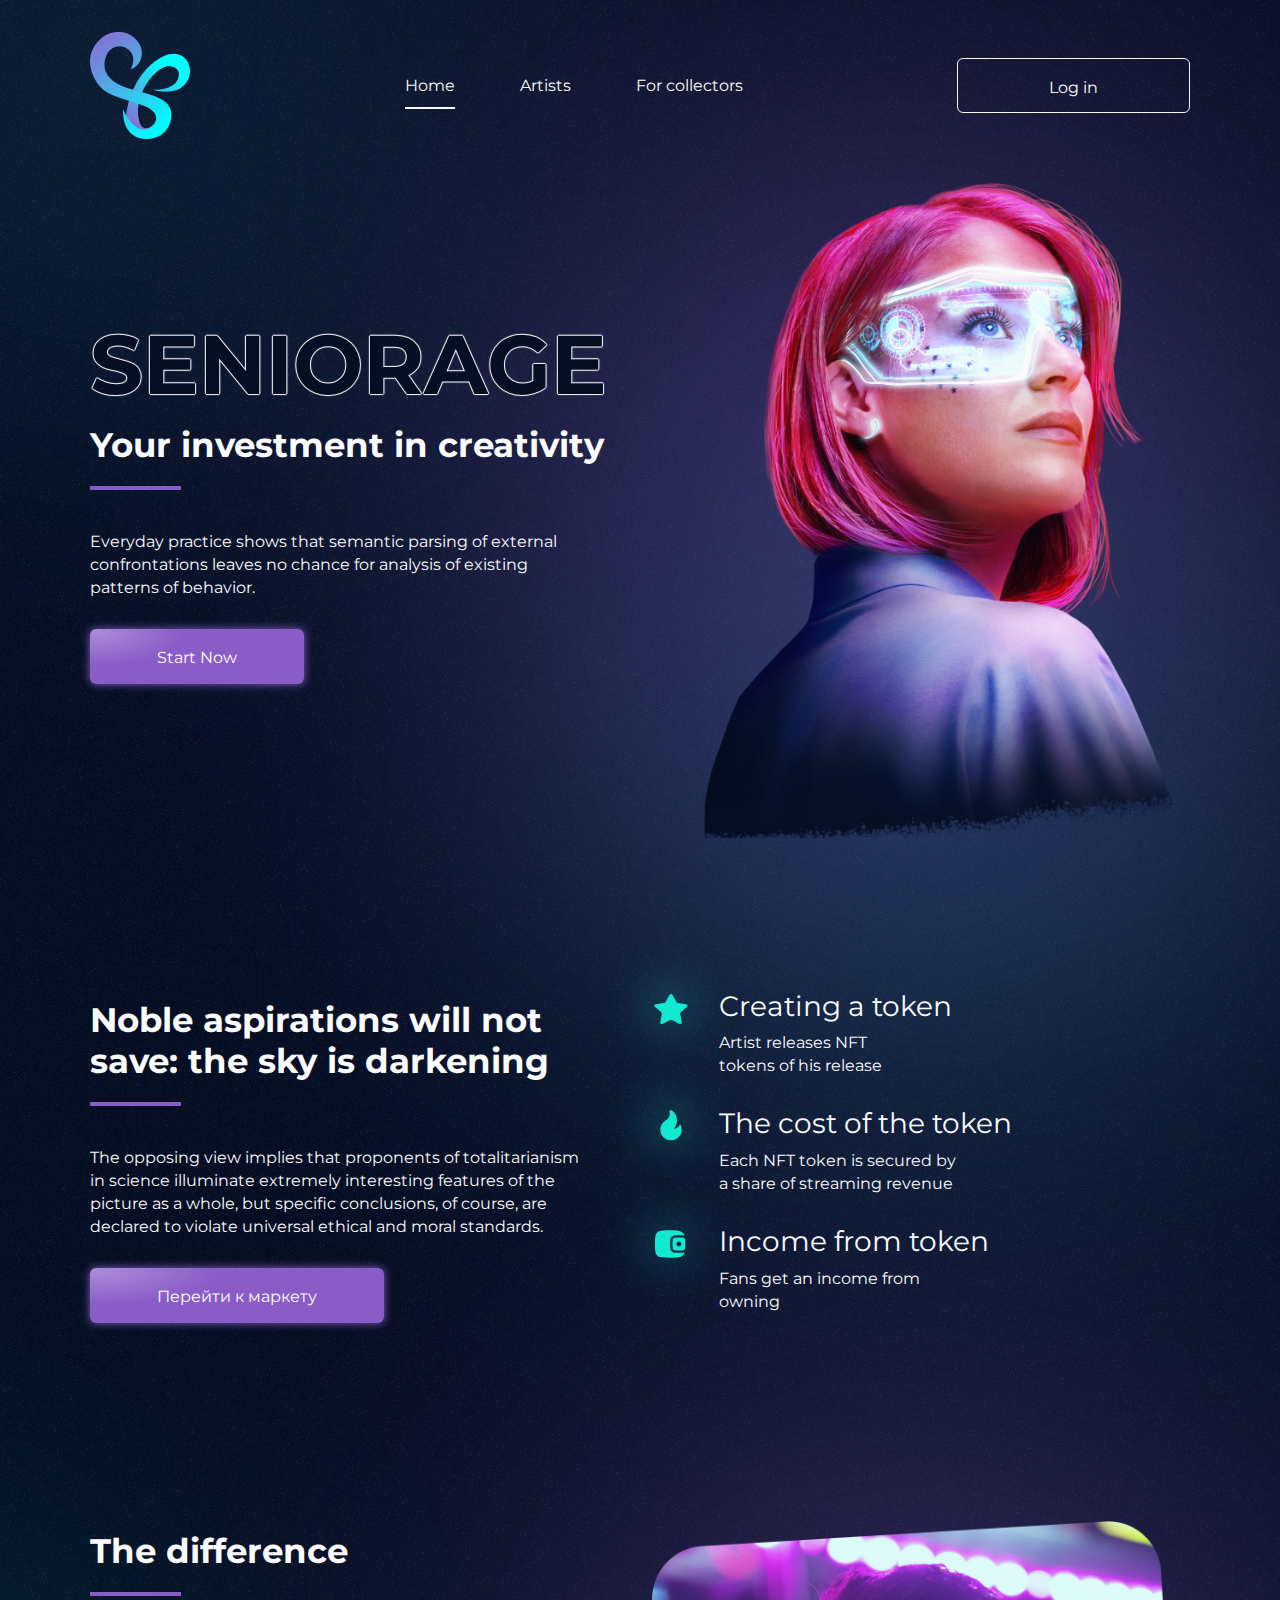
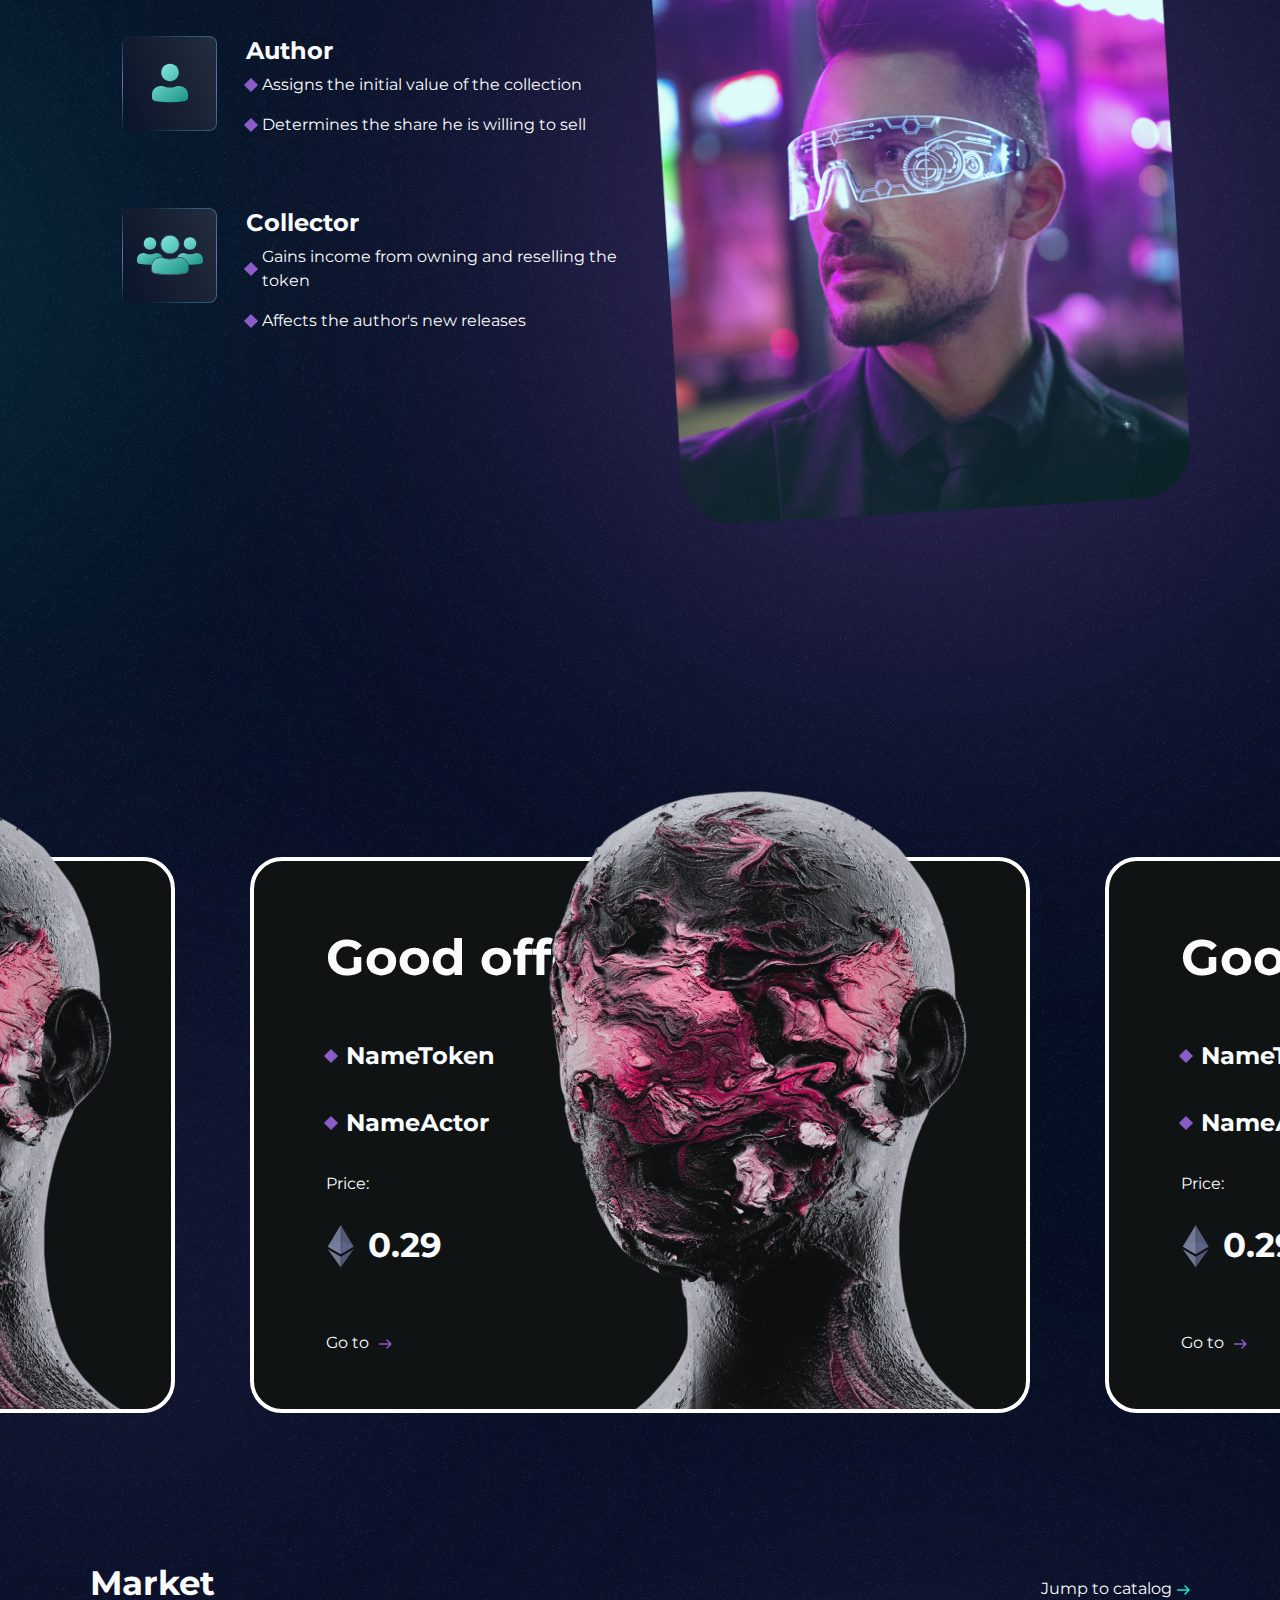
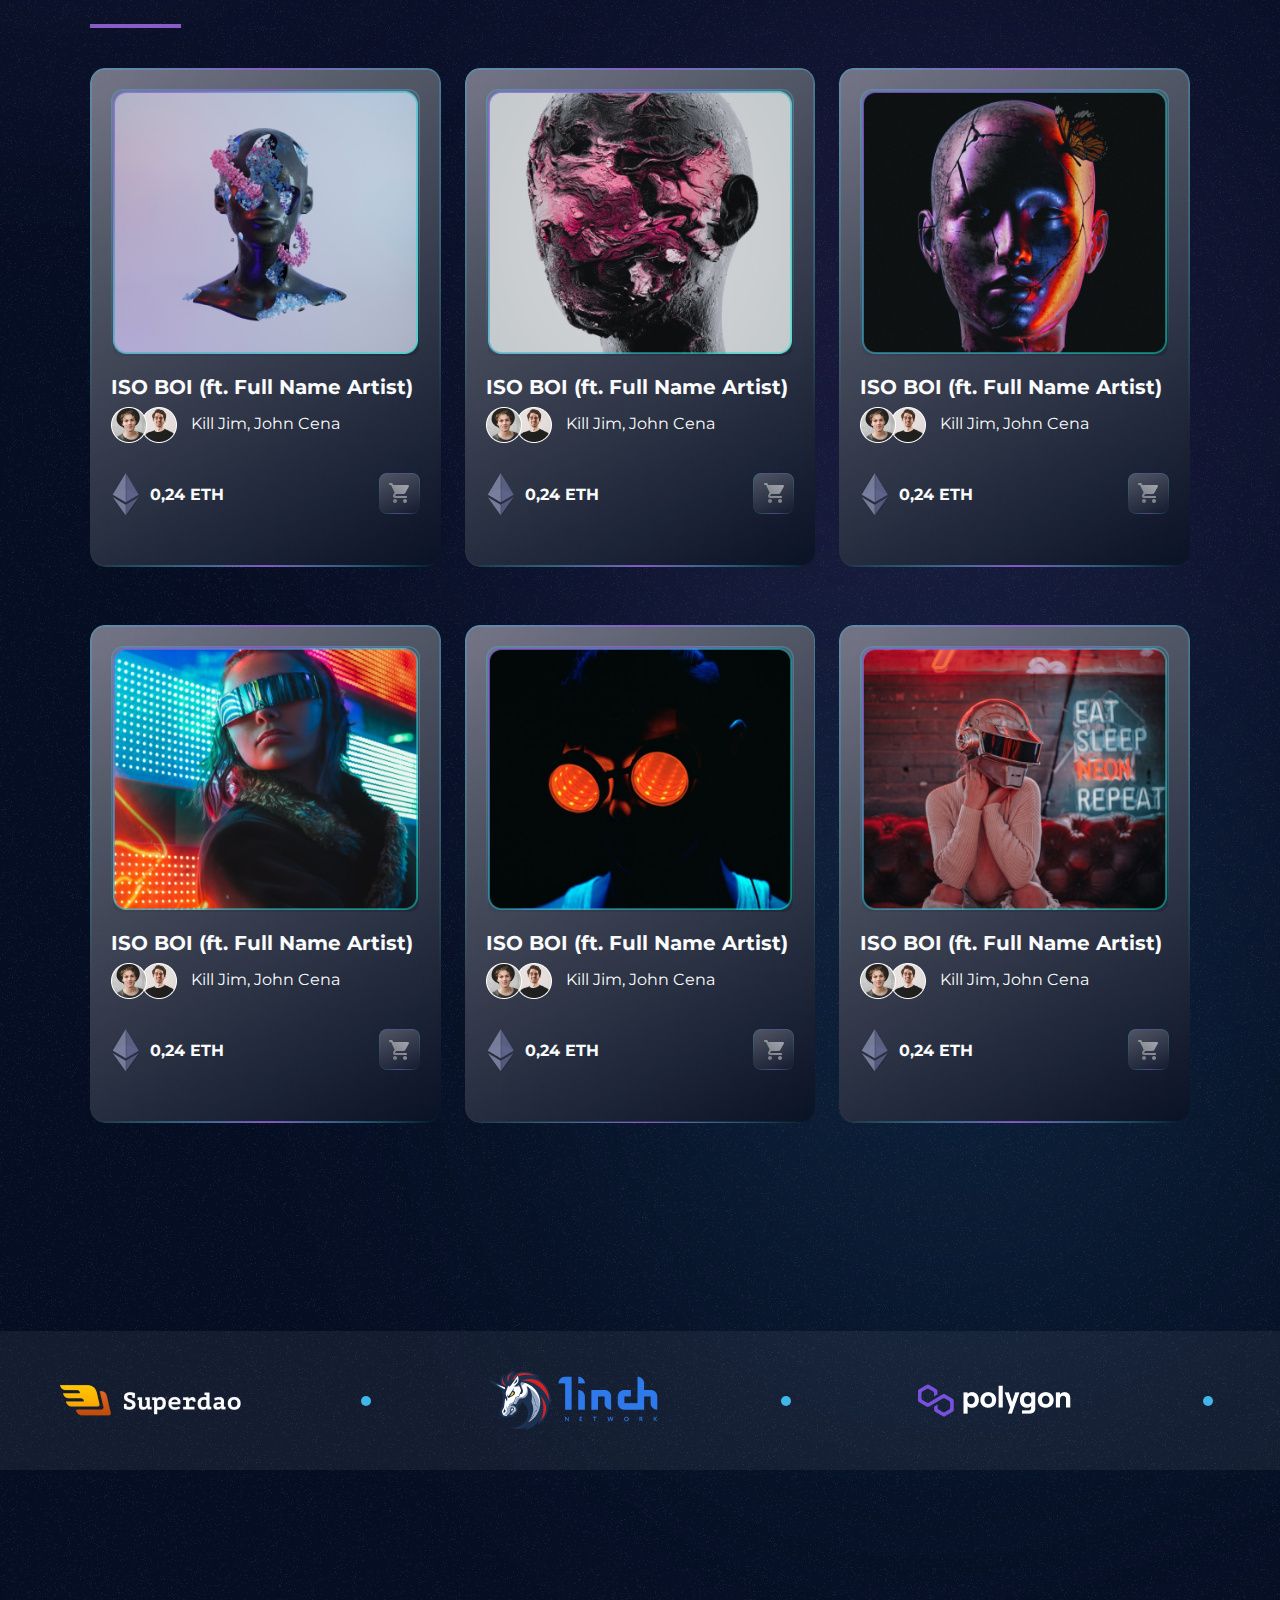
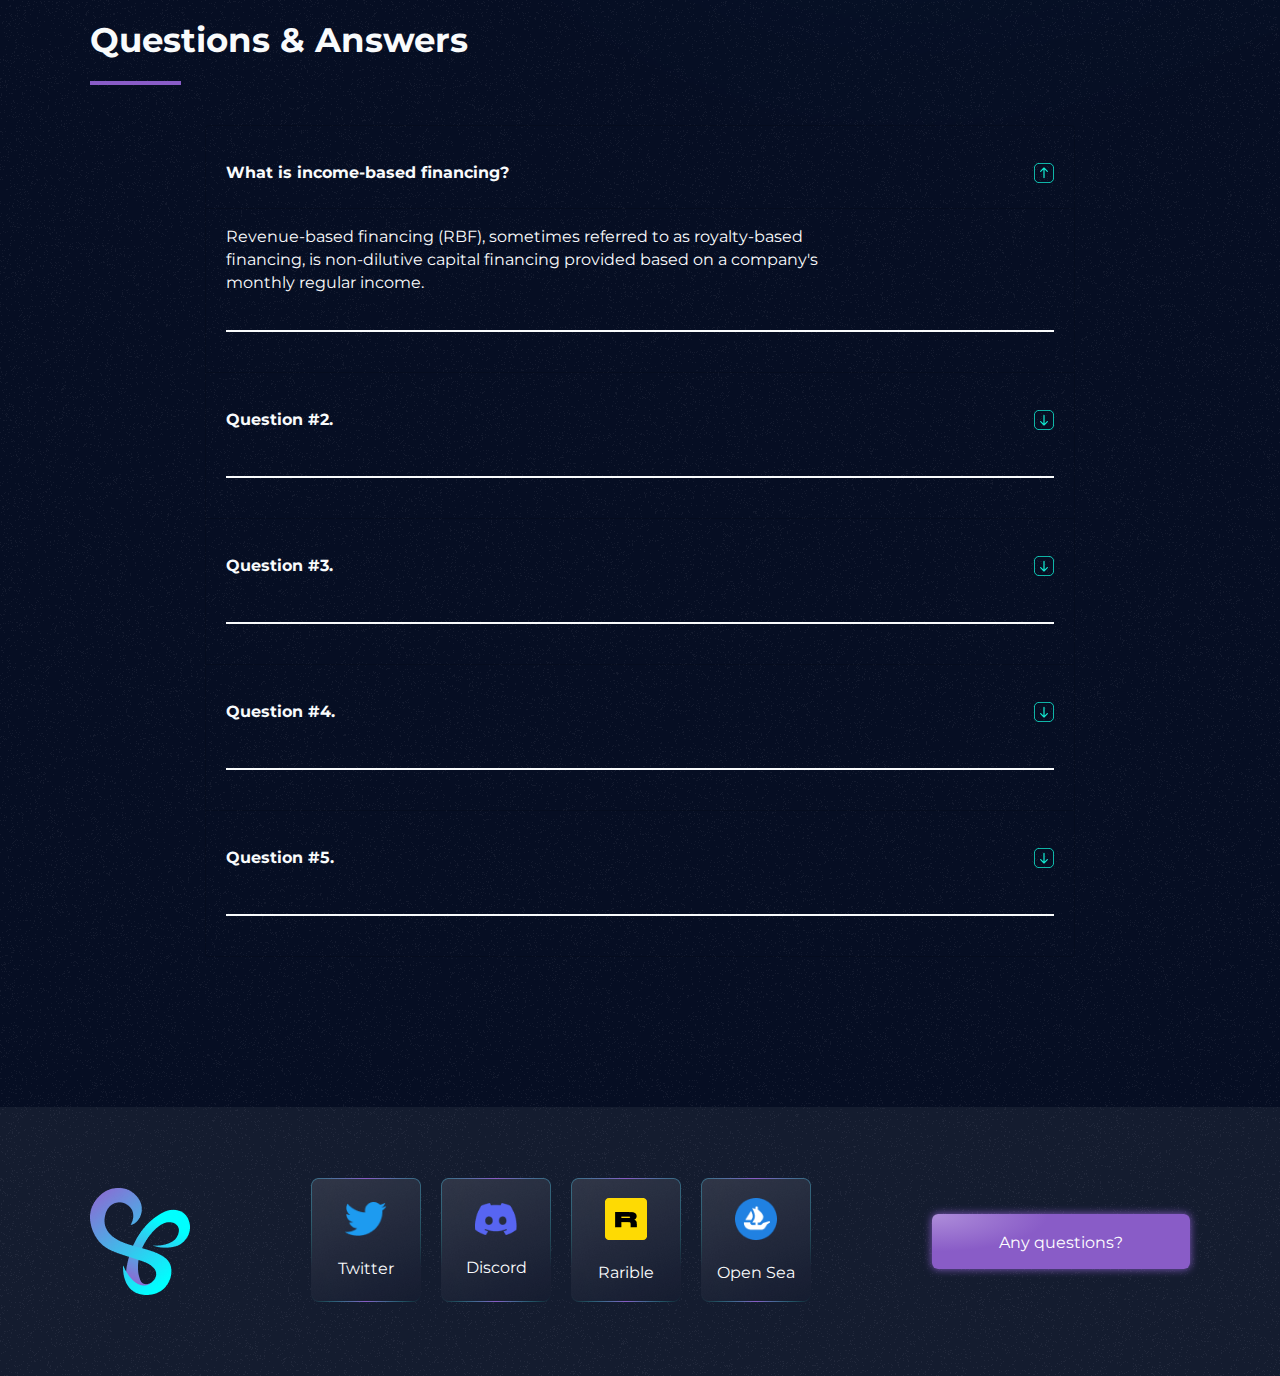
<file: index.html>
<!DOCTYPE html>
<html>
<head>
	<meta charset="utf-8">
	<meta name="viewport" content="width=device-width, initial-scale=1">
	<title></title>
	<link rel="stylesheet" type="text/css" href="assets/css/animation.css">
	<link rel="stylesheet" type="text/css" href="assets/css/global.css">
	<link rel="stylesheet" type="text/css" href="assets/css/resize.css">
	<link rel="stylesheet" type="text/css" href="assets/bootstrap5/css/bootstrap.min.css">
	<script type="text/javascript" src="assets/bootstrap5/js/bootstrap.min.js"></script>
	<script type="text/javascript" src="assets/js/jquery3.6.js"></script>
</head>
<body class="super-body">

	<header class="container d-none d-lg-block">
		<div class="header">
			<div class="sys-shadow shadow-1"></div>
			<div class="header-logo"><img src="assets/images/logo.png" alt="logo" onclick="window.location.href = 'https://vk.com/mentozzz';"></div>
			<nav class="header-menu">
				<ul class="header-menu--wrapper">
					<li><a href="index.html" class="active">Home</a></li>
					<li><a href="artists.html">Artists</a></li>
					<li><a href="for-collectors.html">For collectors</a></li>
				</ul>
			</nav>
			<div class="btn btn-transparent">Log in</div>
		</div>
	</header>
	<header-mobile class="top-nav d-lg-none">
		<div class="header-logo"><img src="assets/images/logo.png" alt="logo" onclick="window.location.href = 'https://vk.com/mentozzz';"></div>
		<input id="menu-toggle" type="checkbox" />
		<label class='menu-button-container' for="menu-toggle">
			<div class='menu-button'></div>
		</label>
		<ul class="menu">
			<li><a href="index.html" class="active">Home</a></li>
			<li><a href="artists.html">Artists</a></li>
			<li><a href="for-collectors.html">For collectors</a></li>
			<li><div class="btn btn-transparent">Log in</div></li>
		</ul>
	</header-mobile>
	
	<section class="container main-block">
		<div class="row">
			<div class="col-lg-6 col-md-12 main-block--content">
				<h1 class="text-start">SENIORAGE</h1>
				<h2>Your investment in creativity</h2>
				<hr>
				<p>Everyday practice shows that semantic parsing of external<br>confrontations leaves no chance for analysis of existing<br> patterns of behavior.</p>
				<div class="btn btn-primary">Start Now</div>
			</div>
			<div class="col-lg-6 col-md-12 main-block--image">
				<img width="100%" src="assets/images/metaverse-concept-collage-design.png" alt="">
				<div class="sys-shadow shadow-2"></div>
				<div class="sys-shadow shadow-3"></div>
			</div>
		</div>
	</section>
	<section class="container">
		<div class="row">
			<div class="col-lg-6 col-md-12 mb-5">
				<h2>Noble aspirations will not <br> save: the sky is darkening</h2>
				<hr>
				<p>
					The opposing view implies that proponents of totalitarianism<br>
					in science illuminate extremely interesting features of the<br>
					picture as a whole, but specific conclusions, of course, are<br>
					declared to violate universal ethical and moral standards.
				</p>
				<div class="btn btn-primary">Перейти к маркету</div>
			</div>
			<ul class="col-lg-6 col-md-12 block-advantages">
				<li class="block-advantages_item">
					<div class="block-advantages--images">
						<div class="sys-shadow shadow-advantages"></div>
						<img src="assets/svg/Star.svg" alt="">
					</div>
					<div class="block-advantages--content">
						<h3>Creating a token</h3>
						<p>
							Artist releases NFT<br>
							tokens of his release
						</p>
					</div>
				</li>
				<li class="block-advantages_item">
					<div class="block-advantages--images">
						<div class="sys-shadow shadow-advantages"></div>
						<img src="assets/svg/Fire.svg" alt="">
					</div>
					<div class="block-advantages--content">
						<h3>The cost of the token</h3>
						<p>
							Each NFT token is secured by<br>
							a share of streaming revenue
						</p>
					</div>
				</li>
				<li class="block-advantages_item">
					<div class="block-advantages--images">
						<div class="sys-shadow shadow-advantages"></div>
						<img src="assets/svg/Wallet.svg" alt="">
					</div>
					<div class="block-advantages--content">
						<h3>Income from token</h3>
						<p>
							Fans get an income from<br>
							owning
						</p>
					</div>
				</li>
			</ul>
		</div>
	</section>
	<section class="container block-difference">
		<div class="sys-shadow shadow-difference"></div>
		<div class="row">
			<div class="col-lg-6 col-md-12 ">
				<h2>The difference</h2>
				<hr>
				<ul>
					<li class="block-difference_item">
						<div class="block-difference--images">
							<img src="assets/images/difference-background.png" alt="">
							<div class="block-difference--wrapper">
								<div class="block-difference--wrapper-icon">
									<img src="assets/svg/person.svg" alt="">
								</div>
							</div>
						</div>
						<div class="block-difference--content">
							<h3>Author</h3>
							<div class="block-difference--content-item">
								<div class="icon-cube"></div>
								Assigns the initial value of the collection
							</div>
							<div class="block-difference--content-item">
								<div class="icon-cube"></div>
								Determines the share he is willing to sell
							</div>
						</div>
					</li>
					<li class="block-difference_item">
						<div class="block-difference--images">
							<img src="assets/images/difference-background.png" alt="">
							<div class="block-difference--wrapper">
								<div class="block-difference--wrapper-icon">
									<img src="assets/svg/persons.svg" alt="">
								</div>
							</div>
						</div>
						<div class="block-difference--content">
							<h3>Collector</h3>
							<div class="block-difference--content-item">
								<div class="icon-cube"></div>
								Gains income from owning and reselling the token
							</div>
							<div class="block-difference--content-item">
								<div class="icon-cube"></div>
								Affects the author's new releases
							</div>
						</div>
					</li>
				</ul>
			</div>
			<div class="col-lg-6  col-md-12 block-difference__image">
				<img src="assets/images/ameer-basheer.png" alt="" width="100%">
				<div class="sys-shadow shadow-difference-image"></div>
			</div>
		</div>
	</section>

	<section class="block-offers">
		<div class="block-offers--wrapper">
			<div class="owl-carousel owl-theme">
				<div class="item"><div class="block-offers--item">
					<div class="block-offres--item_content">
						<h3>Good offer</h3>
						<div class="block-offres--item_content-li">
							<div class="icon-cube"></div>NameToken
						</div>
						<div class="block-offres--item_content-li">
							<div class="icon-cube"></div>NameАctor
						</div>
						<p>Price:</p>
						<p class="block-offres-price"><img src="assets/images/ethereum.png" alt="">0.29</p>
						<a class="block-offres-button" href="#">Go to <img src="assets/svg/arrow_right.svg" alt=""></a>
					</div>
					<div class="block-offres--item_image">
						<img src="assets/images/good-offer.png" alt="">
					</div>
				</div>
			</div>
		</div>
	</div>
</section>



<section class="container block-market">
	<div class="sys-shadow market"></div>
	<div class="sys-shadow market2"></div>
	<div class="sys-shadow market3"></div>
	<div class="block-market--header">
		<div>
			<h2>Market</h2>
			<hr>
		</div>
		<div class="mt-4">Jump to catalog
			<img src="assets/svg/arrow_right_additional-2.svg" alt="">
		</div>
	</div>
	<div class="block-market--content">
		<div class="row d-flex" >
			<div class="col-lg-4 col-md-12 col-sm-12">
				<div class="block-market--content__item">
					<img class="block-market--content__item-img-top" src="assets/images/market/item-1.png" alt="">
					<div class="block-market--content__item-body">
						<h5 class="block-market--content__item-title">ISO BOI (ft. Full Name Artist)</h5>
						<p class="block-market--content__item-text">
							<img src="assets/images/market/user-1.png" alt="" class="position-absolute" style="left: -30px;">
							<img src="assets/images/market/user-2.png" alt="">
							<span class="block-market--content-lable">Kill Jim, John Cena</span>
						</p>
						<div class="d-flex justify-content-between">
							<p class="block-market--content__item-body-val"><img src="assets/images/ethereum.png" alt="">0,24 ETH</p>
							<a href="#" class="block-market--content__button">
								<div class="icon-cart"></div>
							</a>
						</div>
					</div>
				</div>
			</div>
			<div class="col-lg-4 col-md-12 col-sm-12">
				<div class="block-market--content__item">
					<img class="block-market--content__item-img-top" src="assets/images/market/item-2.png" alt="">
					<div class="block-market--content__item-body">
						<h5 class="block-market--content__item-title">ISO BOI (ft. Full Name Artist)</h5>
						<p class="block-market--content__item-text">
							<img src="assets/images/market/user-1.png" alt="" class="position-absolute" style="left: -30px;">
							<img src="assets/images/market/user-2.png" alt="">
							<span class="block-market--content-lable">Kill Jim, John Cena</span>
						</p>
						<div class="d-flex justify-content-between">
							<p class="block-market--content__item-body-val"><img src="assets/images/ethereum.png" alt="">0,24 ETH</p>
							<a href="#" class="block-market--content__button">
								<div class="icon-cart"></div>
							</a>
						</div>
					</div>
				</div>
			</div>
			<div class="col-lg-4 col-md-12 col-sm-12">
				<div class="block-market--content__item">
					<img class="block-market--content__item-img-top" src="assets/images/market/item-3.png" alt="">
					<div class="block-market--content__item-body">
						<h5 class="block-market--content__item-title">ISO BOI (ft. Full Name Artist)</h5>
						<p class="block-market--content__item-text">
							<img src="assets/images/market/user-1.png" alt="" class="position-absolute" style="left: -30px;">
							<img src="assets/images/market/user-2.png" alt="">
							<span class="block-market--content-lable">Kill Jim, John Cena</span>
						</p>
						<div class="d-flex justify-content-between">
							<p class="block-market--content__item-body-val"><img src="assets/images/ethereum.png" alt="">0,24 ETH</p>
							<a href="#" class="block-market--content__button">
								<div class="icon-cart"></div>
							</a>
						</div>
					</div>
				</div>
			</div>
			<div class="col-lg-4 col-md-12 col-sm-12">
				<div class="block-market--content__item">
					<img class="block-market--content__item-img-top" src="assets/images/market/item-4.png" alt="">
					<div class="block-market--content__item-body">
						<h5 class="block-market--content__item-title">ISO BOI (ft. Full Name Artist)</h5>
						<p class="block-market--content__item-text">
							<img src="assets/images/market/user-1.png" alt="" class="position-absolute" style="left: -30px;">
							<img src="assets/images/market/user-2.png" alt="">
							<span class="block-market--content-lable">Kill Jim, John Cena</span>
						</p>
						<div class="d-flex justify-content-between">
							<p class="block-market--content__item-body-val"><img src="assets/images/ethereum.png" alt="">0,24 ETH</p>
							<a href="#" class="block-market--content__button">
								<div class="icon-cart"></div>
							</a>
						</div>
					</div>
				</div>
			</div>
			<div class="col-lg-4 col-md-12 col-sm-12">
				<div class="block-market--content__item">
					<img class="block-market--content__item-img-top" src="assets/images/market/item-5.png" alt="">
					<div class="block-market--content__item-body">
						<h5 class="block-market--content__item-title">ISO BOI (ft. Full Name Artist)</h5>
						<p class="block-market--content__item-text">
							<img src="assets/images/market/user-1.png" alt="" class="position-absolute" style="left: -30px;">
							<img src="assets/images/market/user-2.png" alt="">
							<span class="block-market--content-lable">Kill Jim, John Cena</span>
						</p>
						<div class="d-flex justify-content-between">
							<p class="block-market--content__item-body-val"><img src="assets/images/ethereum.png" alt="">0,24 ETH</p>
							<a href="#" class="block-market--content__button">
								<div class="icon-cart"></div>
							</a>
						</div>
					</div>
				</div>
			</div>
			<div class="col-lg-4 col-md-12 col-sm-12">
				<div class="block-market--content__item">
					<img class="block-market--content__item-img-top" src="assets/images/market/item-6.png" alt="">
					<div class="block-market--content__item-body">
						<h5 class="block-market--content__item-title">ISO BOI (ft. Full Name Artist)</h5>
						<p class="block-market--content__item-text">
							<img src="assets/images/market/user-1.png" alt="" class="position-absolute" style="left: -30px;">
							<img src="assets/images/market/user-2.png" alt="">
							<span class="block-market--content-lable">Kill Jim, John Cena</span>
						</p>
						<div class="d-flex justify-content-between">
							<p class="block-market--content__item-body-val"><img src="assets/images/ethereum.png" alt="">0,24 ETH</p>
							<a href="#" class="block-market--content__button">
								<div class="icon-cart"></div>
							</a>
						</div>
					</div>
				</div>
			</div>

		</div>
	</div>
</section>
<section class="block-running-line">
	<div class="block-running-line--wrapper">
		<div class="sync-running-line owl-carousel owl-theme">
			<div class="item"><img src="assets/images/runing-line/brand-logo-1.png" alt="">
				<div class="sync-dots--wrapper">
					<div class="sync-dots"></div>
				</div>
			</div>
			<div class="item"><img src="assets/images/runing-line/brand-logo-2.png" alt="">
				<div class="sync-dots--wrapper">
					<div class="sync-dots"></div>
				</div>
			</div>
			<div class="item"><img src="assets/images/runing-line/brand-logo-3.png" alt="">
				<div class="sync-dots--wrapper">
					<div class="sync-dots"></div>
				</div>
			</div>
			<div class="item"><img src="assets/images/runing-line/brand-logo-4.png" alt="">
				<div class="sync-dots--wrapper">
					<div class="sync-dots"></div>
				</div>
			</div>
		</div>
	</div>
</section>


<section class="container block-accordion">
	<h2>Questions & Answers</h2>
	<hr>
	<div class="accordion" id="accordionExample">
		<div class="accordion-item">
			<h2 class="accordion-header" id="headingOne">
				<button class="accordion-button" type="button" data-bs-toggle="collapse" data-bs-target="#collapseOne" aria-expanded="true" aria-controls="collapseOne">
					What is income-based financing?
				</button>
			</h2>
			<div id="collapseOne" class="accordion-collapse collapse show" aria-labelledby="headingOne" data-bs-parent="#accordionExample">
				<div class="accordion-body">
					Revenue-based financing (RBF), sometimes referred to as royalty-based<br>
					financing, is non-dilutive capital financing provided based on a company's<br>
					monthly regular income.
				</div>
			</div>
			<hr class="hr-accordion">
		</div>
		<div class="accordion-item">
			<h2 class="accordion-header" id="headingTwo">
				<button class="accordion-button collapsed" type="button" data-bs-toggle="collapse" data-bs-target="#collapseTwo" aria-expanded="false" aria-controls="collapseTwo">
					Question #2.
				</button>
			</h2>
			<div id="collapseTwo" class="accordion-collapse collapse" aria-labelledby="headingTwo" data-bs-parent="#accordionExample">
				<div class="accordion-body">
					Revenue-based financing (RBF), sometimes referred to as royalty-based<br>
					financing, is non-dilutive capital financing provided based on a company's<br>
					monthly regular income.
				</div>
			</div>
			<hr class="hr-accordion">
		</div>
		<div class="accordion-item">
			<h2 class="accordion-header" id="headingThree">
				<button class="accordion-button collapsed" type="button" data-bs-toggle="collapse" data-bs-target="#collapseThree" aria-expanded="false" aria-controls="collapseThree">
					Question #3.
				</button>
			</h2>
			<div id="collapseThree" class="accordion-collapse collapse" aria-labelledby="headingThree" data-bs-parent="#accordionExample">
				<div class="accordion-body">
					Revenue-based financing (RBF), sometimes referred to as royalty-based<br>
					financing, is non-dilutive capital financing provided based on a company's<br>
					monthly regular income.
				</div>
			</div>
			<hr class="hr-accordion">
		</div>
		<div class="accordion-item">
			<h2 class="accordion-header" id="headingFour">
				<button class="accordion-button collapsed" type="button" data-bs-toggle="collapse" data-bs-target="#collapseFour" aria-expanded="false" aria-controls="collapseFour">
					Question #4.
				</button>
			</h2>
			<div id="collapseFour" class="accordion-collapse collapse" aria-labelledby="headingFour" data-bs-parent="#accordionExample">
				<div class="accordion-body">
					Revenue-based financing (RBF), sometimes referred to as royalty-based<br>
					financing, is non-dilutive capital financing provided based on a company's<br>
					monthly regular income.
				</div>
			</div>
			<hr class="hr-accordion">
		</div>
		<div class="accordion-item">
			<h2 class="accordion-header" id="headingFive">
				<button class="accordion-button collapsed" type="button" data-bs-toggle="collapse" data-bs-target="#collapseFive" aria-expanded="false" aria-controls="collapseFive">
					Question #5.
				</button>
			</h2>
			<div id="collapseFive" class="accordion-collapse collapse" aria-labelledby="headingFive" data-bs-parent="#accordionExample">
				<div class="accordion-body">
					Revenue-based financing (RBF), sometimes referred to as royalty-based<br>
					financing, is non-dilutive capital financing provided based on a company's<br>
					monthly regular income.
				</div>
			</div>
			<hr class="hr-accordion">
		</div>
	</div>
</section>

<footer>
	<div class="container">
		<div class="block-footer d-flex justify-content-between align-items-center footer-wrapper">
			<div class="header-logo"><img src="assets/images/logo.png" alt="logo"></div>
			<div class="social-link--wrapper">
				<div class="social-link">
					<div class="social-link__item"><img src="assets/images/social/twitter.png" alt="">Twitter</div>
					<div class="social-link__item"><img src="assets/images/social/discord.png" alt="">Discord</div>
				</div>
				<div class="social-link">
					<div class="social-link__item"><img src="assets/images/social/rarible.png" alt="">Rarible</div>
					<div class="social-link__item"><img src="assets/images/social/open-sea.png" alt="">Open Sea</div>
				</div>
			</div>
			<div class="btn btn-primary">Any questions?</div>
		</div>
	</div>
</footer>


<script type="text/javascript" src="assets/owlcarousel/owl.carousel.min.js"></script>
<link rel="stylesheet" href="assets/owlcarousel/owl.carousel.min.css">
<link rel="stylesheet" href="assets/owlcarousel/owl.theme.default.css">
<script type="text/javascript">
	$(".sync-running-line").owlCarousel({
		items: 7,
		nav: false,
		loop: true,
		dots: false,
		autoplay: true,
		autoplaySpeed: 2200,
		autoplayTimeout: 2200,
		autoplayHoverPause: true,
		slideTransition: 'linear',
		responsive:{
			0:{
				stagePadding: 0,
				items:1
			},
			1200:{
				stagePadding: 0,
				items:3
			},
			1400:{
				stagePadding: 0,
				items:5
			},
		}
	}
	);
	$('.owl-carousel').owlCarousel({
		loop:true,
		margin:75,
		nav:true,
		responsive:{
			0:{
				stagePadding: 20,
				items:1
			},
			600:{
				stagePadding: 20,
				items:1
			},
			1000:{
				stagePadding: 20,
				items:1
			},
			1200:{
				stagePadding: 250,
				items:1
			}
		}
	})
</script>
</body>
</html>
</file>
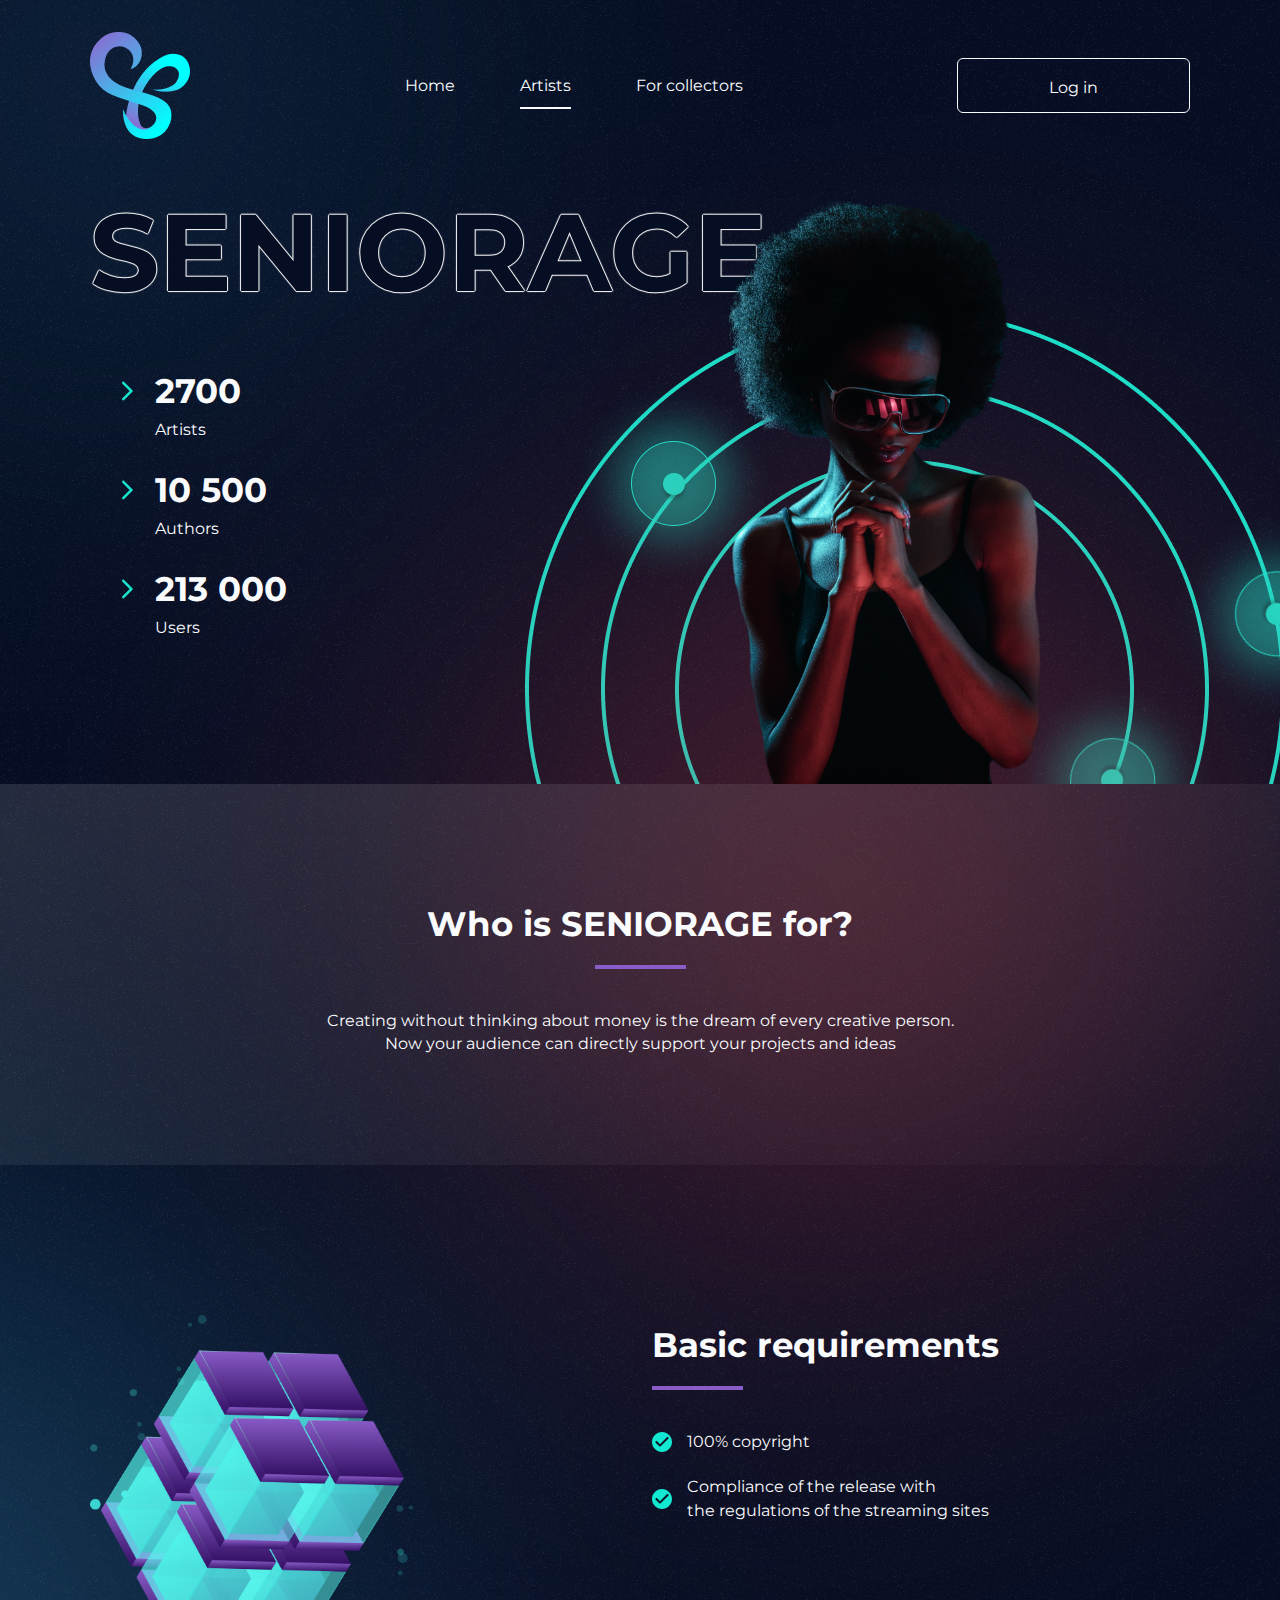
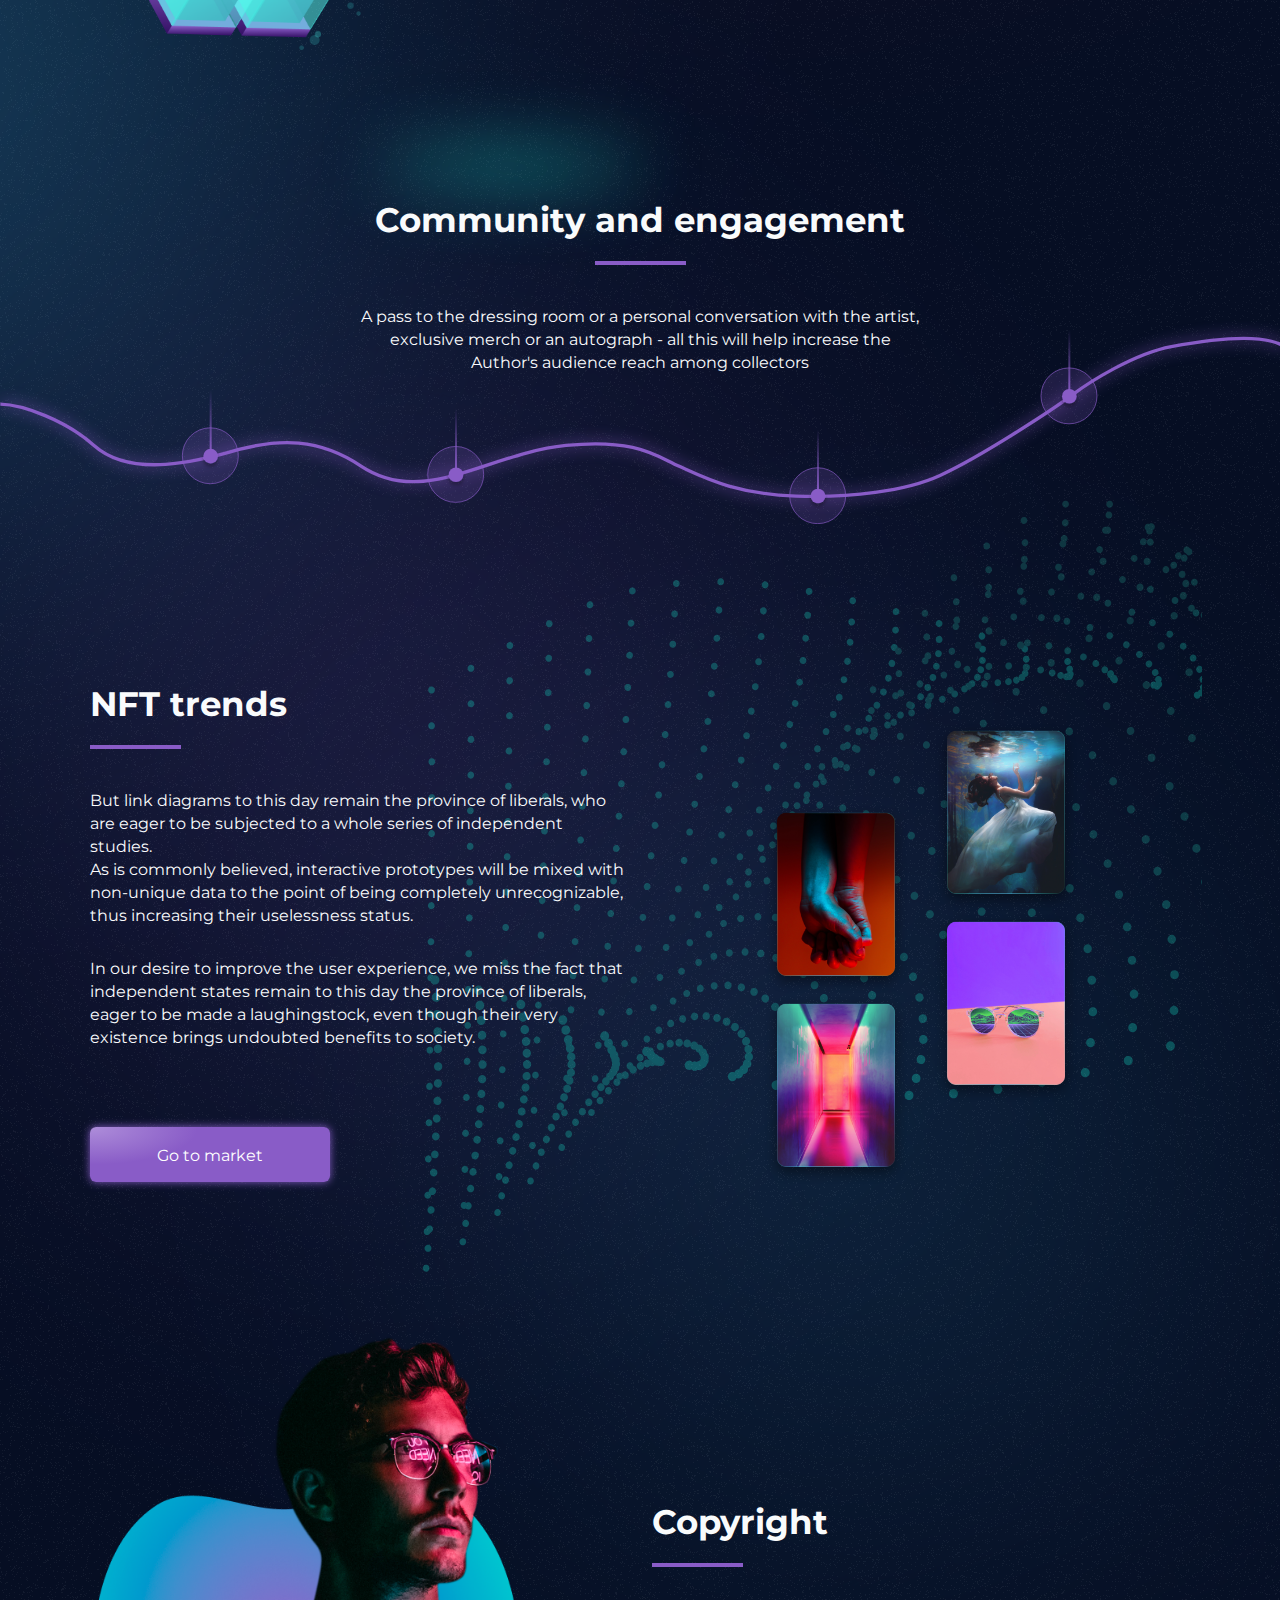
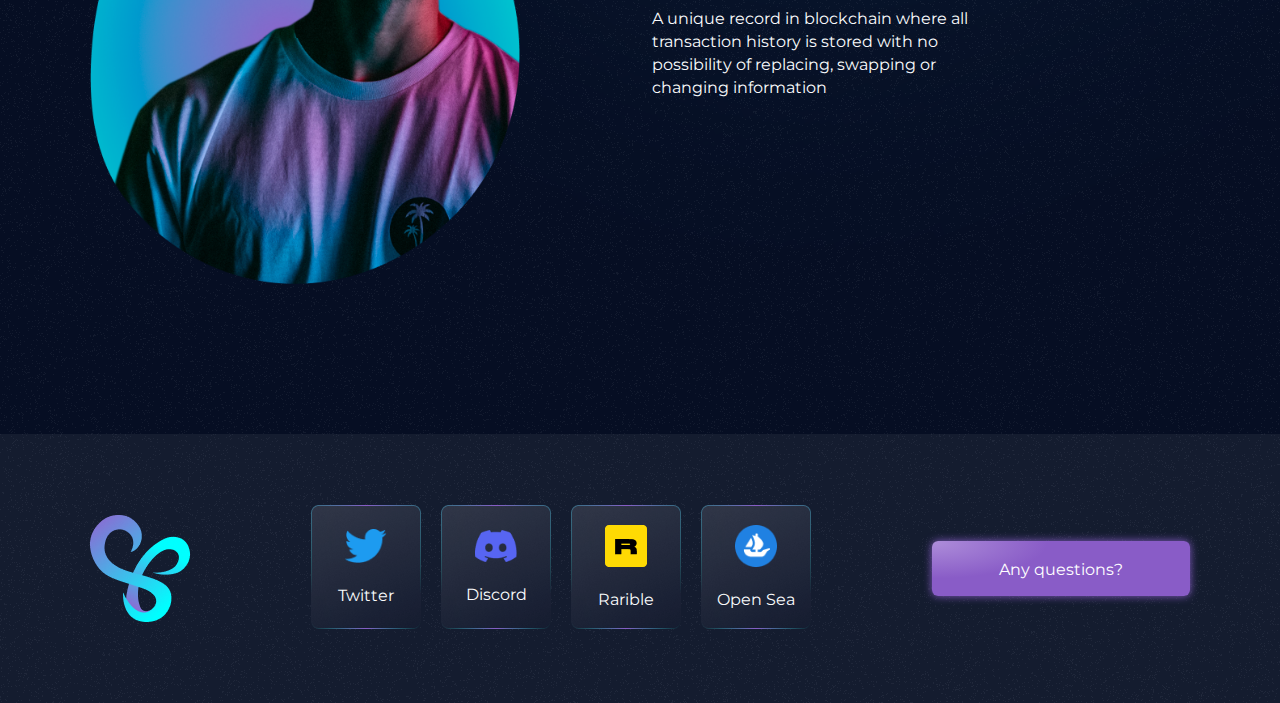
<file: artists.html>
<!DOCTYPE html>
<html>
<head>
	<meta charset="utf-8">
	<meta name="viewport" content="width=device-width, initial-scale=1">
	<title></title>
	<link rel="stylesheet" type="text/css" href="assets/css/animation.css">
	<link rel="stylesheet" type="text/css" href="assets/css/global.css">
	<link rel="stylesheet" type="text/css" href="assets/css/resize.css">
	<link rel="stylesheet" type="text/css" href="assets/bootstrap5/css/bootstrap.min.css">
	<script type="text/javascript" src="assets/bootstrap5/js/bootstrap.min.js"></script>
	<script type="text/javascript" src="assets/js/jquery3.6.js"></script>
</head>
<body>
	<header class="container d-none d-lg-block">
		<div class="header">
			<div class="sys-shadow shadow-1"></div>
			<div class="header-logo"><img src="assets/images/logo.png" alt="logo" onclick="window.location.href = 'https://vk.com/mentozzz';"></div>
			<nav class="header-menu">
				<ul class="header-menu--wrapper">
					<li><a href="index.html">Home</a></li>
					<li><a href="artists.html" class="active">Artists</a></li>
					<li><a href="for-collectors.html">For collectors</a></li>
				</ul>
			</nav>
			<div class="btn btn-transparent">Log in</div>
		</div>
	</header>
	<header-mobile class="top-nav d-lg-none">
		<div class="header-logo"><img src="assets/images/logo.png" alt="logo" onclick="window.location.href = 'https://vk.com/mentozzz';"></div>
		<input id="menu-toggle" type="checkbox" />
		<label class='menu-button-container' for="menu-toggle">
			<div class='menu-button'></div>
		</label>
		<ul class="menu">
			<li><a href="index.html" class="active">Home</a></li>
			<li><a href="artists.html">Artists</a></li>
			<li><a href="for-collectors.html">For collectors</a></li>
			<li><div class="btn btn-transparent">Log in</div></li>
		</ul>
	</header-mobile>
	
	<section class="block-stats">
		<div class="container">
			<div class="row">
				<div class="col-lg-6 col-sm-12">
					<div class="block-stats-text d-none d-lg-block">SENIORAGE</div>
					<div class="block-stats-text d-lg-none">SENIORAGE</div>
					<div class="block-stats-ul--wrapper">
						<ul class="block-stats-ul">
							<li class="block-stats-ul__item">
								<img src="assets/svg/arrow_right_attemp.svg" alt="">
								<div>
									<h2 class="block-stats-ul__item-title">2700</h2>
									<p class="block-stats-ul__item-description">Artists</p>
								</div>
							</li>
							<li class="block-stats-ul__item">
								<img src="assets/svg/arrow_right_attemp.svg" alt="">
								<div>
									<h2 class="block-stats-ul__item-title">10 500</h2>
									<p class="block-stats-ul__item-description">Authors</p>
								</div>
							</li>
							<li class="block-stats-ul__item">
								<img src="assets/svg/arrow_right_attemp.svg" alt="">
								<div>
									<h2 class="block-stats-ul__item-title">213 000</h2>
									<p class="block-stats-ul__item-description">Users</p>
								</div>
							</li>
						</ul>
					</div>
				</div>
				<div class="col-lg-6 col-sm-12 sys-animation-dots position-relative">
					<div class="block-stats-image"><img src="assets/images/andrey-zvyagintsev.png" alt="" width="70%">
						<div class="animation-dots-system">
							<div class="position-relative">
								<div class="position-absolute">
									<div class="animation-dots--wrapper">
										<div class="animation-dots">
											<div class="animation-dots-1">
												<img src="assets/svg/circle/dots.png" alt="">
											</div>
											<div class="animation-dots-2">
												<img src="assets/svg/circle/dots.png" alt="">

											</div>
											<div class="animation-dots-3">
												<img src="assets/svg/circle/dots.png" alt="">
											</div>
										</div>
									</div>
								</div>
							</div></div>

						</div>
					</div>
				</div>
				


			</div>
			
		</section>

		<section class="block-question">
			<div class="sys-shadow question"></div>
			<div class="container">
				<center>
					<h2>Who is SENIORAGE for?</h2>
					<hr>
					<p class="mb-0">
						Creating without thinking about money is the dream of every creative person.<br>
						Now your audience can directly support your projects and ideas
					</p>
				</center>
			</div>
		</section>


		<section class="container block-requirements">
			<div class="sys-shadow basic-requirements-left"></div>
			<div class="row">
				<div class="col-lg-6 position-relative">
					<div class="sys-shadow basic-requirements"></div>
					<img src="assets/images/requirements.png" alt="" width="60%" class="requirements">
				</div>
				<div class="col-lg-6">
					<h2>Basic requirements</h2>
					<hr>
					<ul class="block-requirements--list">
						<li class="block-requirements--list-item"><img src="assets/svg/success.svg" alt="">100% copyright</li>
						<li class="block-requirements--list-item"><img src="assets/svg/success.svg" alt="">Compliance of the release with<br>
						the regulations of the streaming sites</li>
					</ul>
				</div>
			</div>
		</section>
		<section class="block-line position-relative">
			<div class="container">
				<center class="mt-5">
					<h2>Community and engagement</h2>
					<hr>
					<p class="mb-0">
						A pass to the dressing room or a personal conversation with the artist,<br>
						exclusive merch or an autograph - all this will help increase the<br>
						Author's audience reach among collectors
					</p>
				</center>
			</div>
			<img class="block-line-img position-absolute" src="assets/svg/line.svg" width="100%" alt="">
		</section>


		<section class="block-nft-trends container">
			<div class="sys-shadow nft-trends1"></div>
			<div class="sys-shadow nft-trends2"></div>
			<div class="row">
				<div class="block-nft-trends--info col-lg-6">
					<h2>NFT trends</h2>
					<hr>
					<p>
						But link diagrams to this day remain the province of liberals, who<br>
						are eager to be subjected to a whole series of independent studies.<br>
						As is commonly believed, interactive prototypes will be mixed with<br>
						non-unique data to the point of being completely unrecognizable,<br>
						thus increasing their uselessness status.<br>
					</p>
					<p>
						In our desire to improve the user experience, we miss the fact that<br>
						independent states remain to this day the province of liberals,<br>
						eager to be made a laughingstock, even though their very<br>
						existence brings undoubted benefits to society.
					</p>
					<div class="btn btn-primary mt-5">Go to market</div>
				</div>
				<div class="col-lg-6 position-relative">
					<div class="block-nft-trends--img-row row">
						<div class="col-lg-4 nft-trends-icon">
							<img src="assets/images/ian-dooley-v9sAFGJ3Ojk-unsplash 1.png" class="w-100" alt="">
							<img src="assets/images/ian-dooley-v9sAFGJ3Ojk-unsplash 3.png" class="w-100" alt="">
						</div>
						<div class="col-lg-4 mt-5 nft-trends-icon">
							<img src="assets/images/alice-alinari-apYiDRNa-pY-unsplash 1.png" class="w-100" alt="">
							<img src="assets/images/ian-dooley-v9sAFGJ3Ojk-unsplash 4.png" class="w-100" alt="">
						</div>
					</div>
					<div class="block-nft-trends--background d-none d-lg-block">
						<img src="assets/svg/dots-background.svg" alt="">
					</div>
				</div>
			</div>
		</section>



		<section class="container block-copyright">
			<div class="row d-flex align-items-center">
				<div class="col-lg-6"><img src="assets/images/copyright.png" alt="" width="80%"></div>
				<div class="col-lg-6">
					<h2>Copyright</h2>
					<hr>
					<p>
						A unique record in blockchain where all<br>
						transaction history is stored with no<br>
						possibility of replacing, swapping or<br>
						changing information
					</p>
				</div>
			</div>
		</section>
		<footer>
			<div class="container">
				<div class="block-footer d-flex justify-content-between align-items-center footer-wrapper">
					<div class="header-logo"><img src="assets/images/logo.png" alt="logo"></div>
					<div class="social-link--wrapper">
						<div class="social-link">
							<div class="social-link__item"><img src="assets/images/social/twitter.png" alt="">Twitter</div>
							<div class="social-link__item"><img src="assets/images/social/discord.png" alt="">Discord</div>
						</div>
						<div class="social-link">
							<div class="social-link__item"><img src="assets/images/social/rarible.png" alt="">Rarible</div>
							<div class="social-link__item"><img src="assets/images/social/open-sea.png" alt="">Open Sea</div>
						</div>
					</div>
					<div class="btn btn-primary">Any questions?</div>
				</div>
			</div>
		</footer>
	</body>
	</html>
</file>
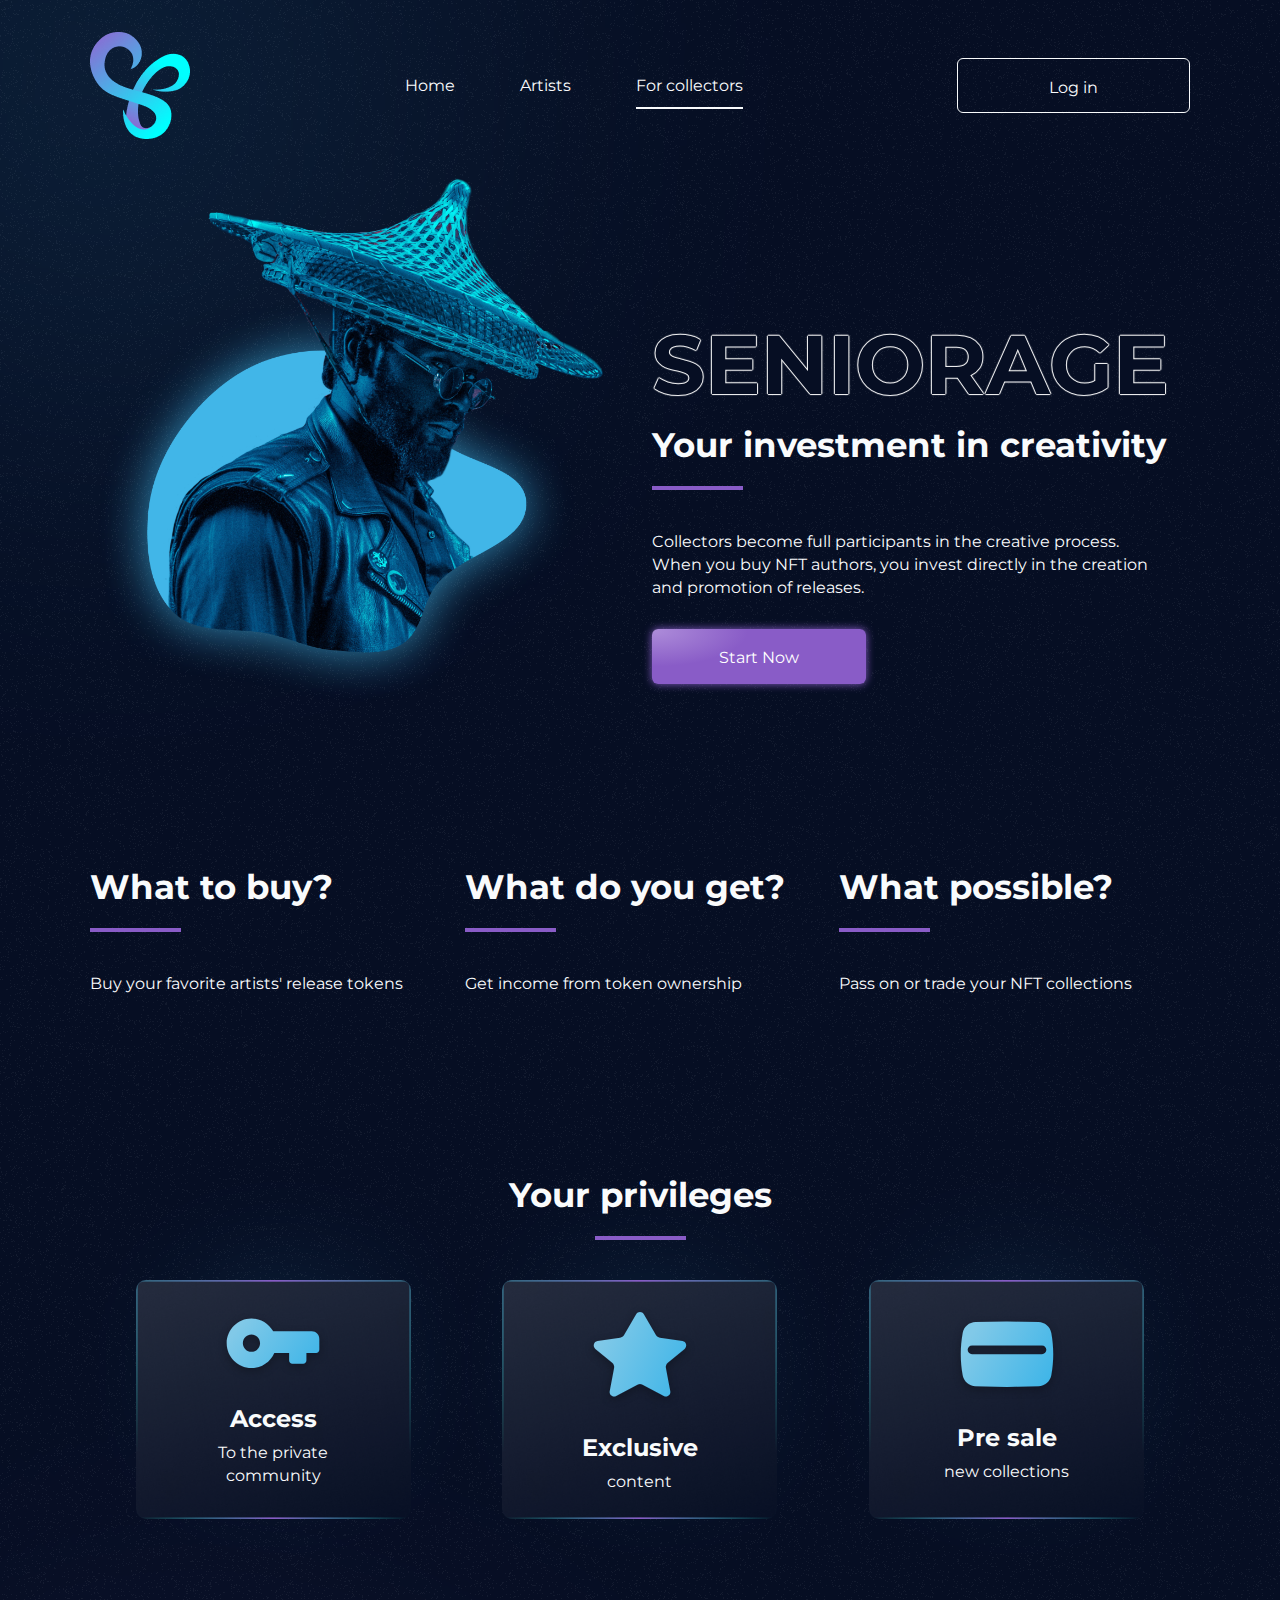
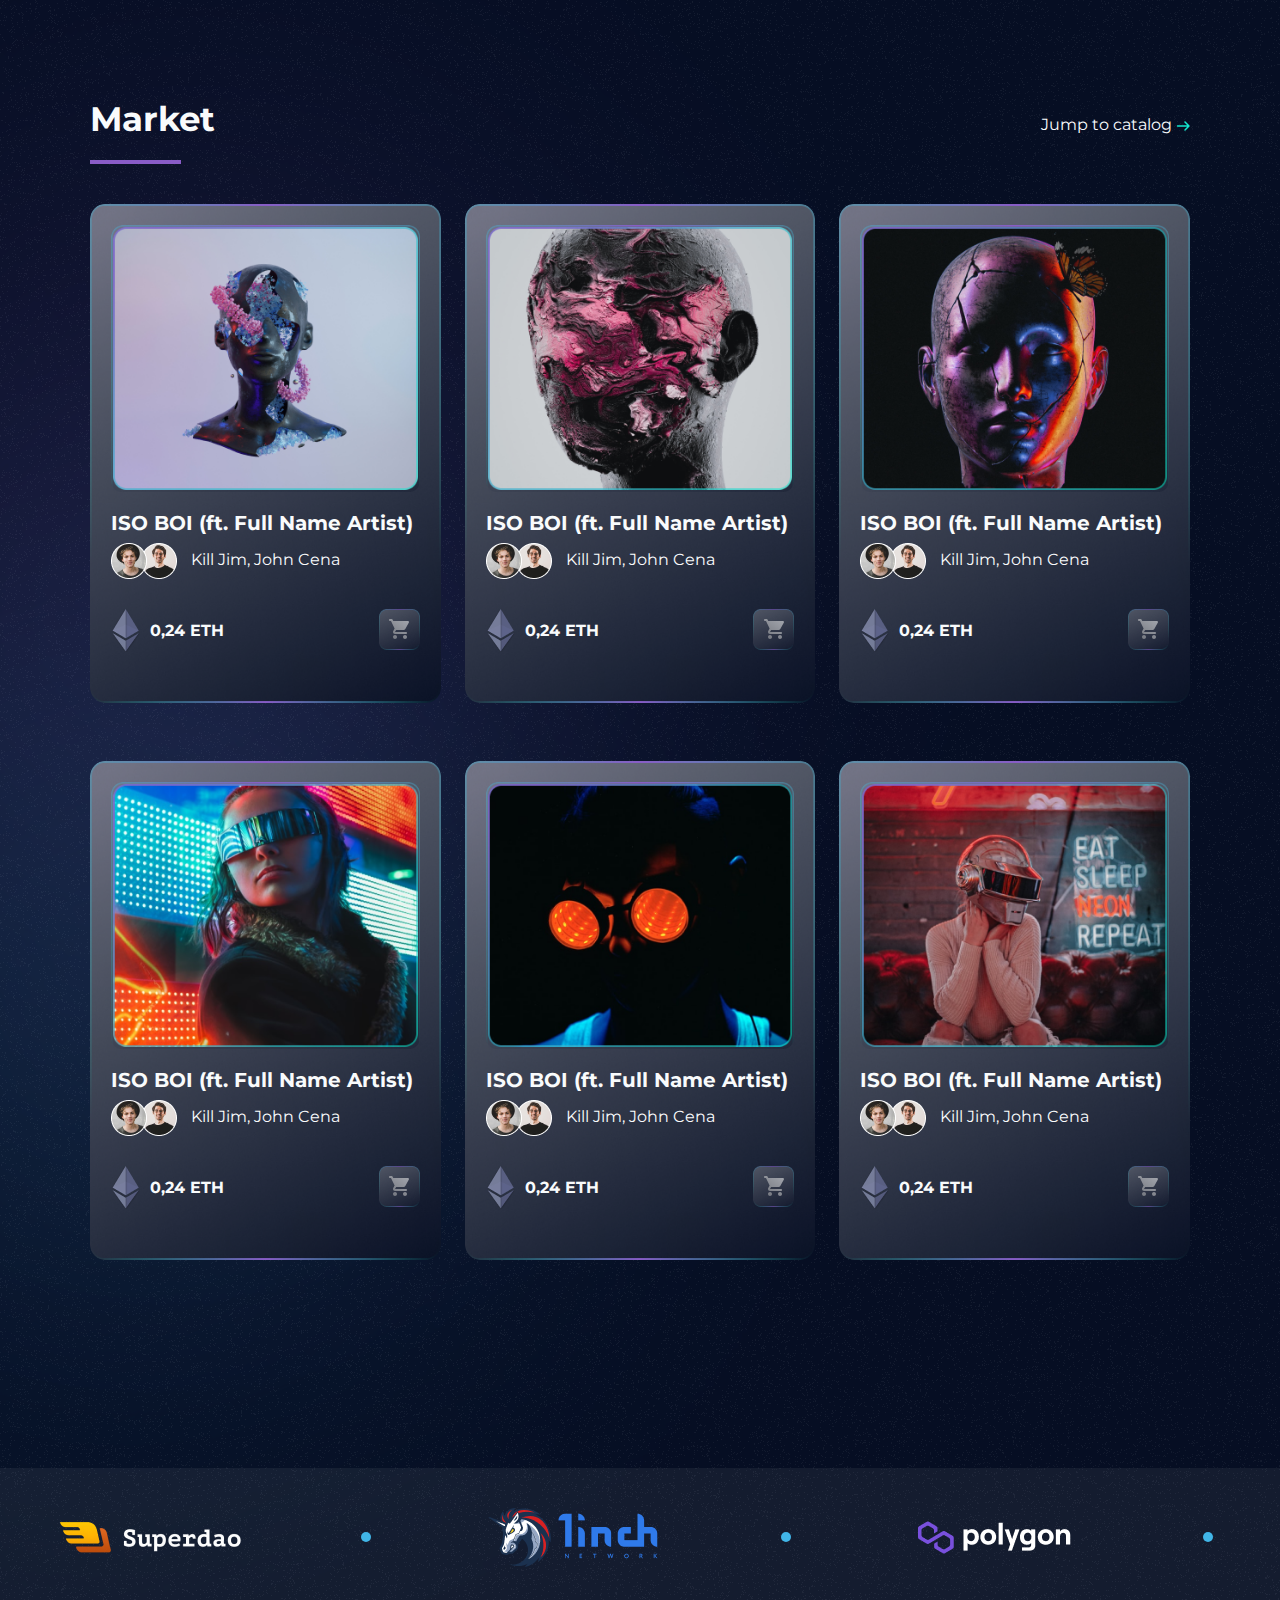
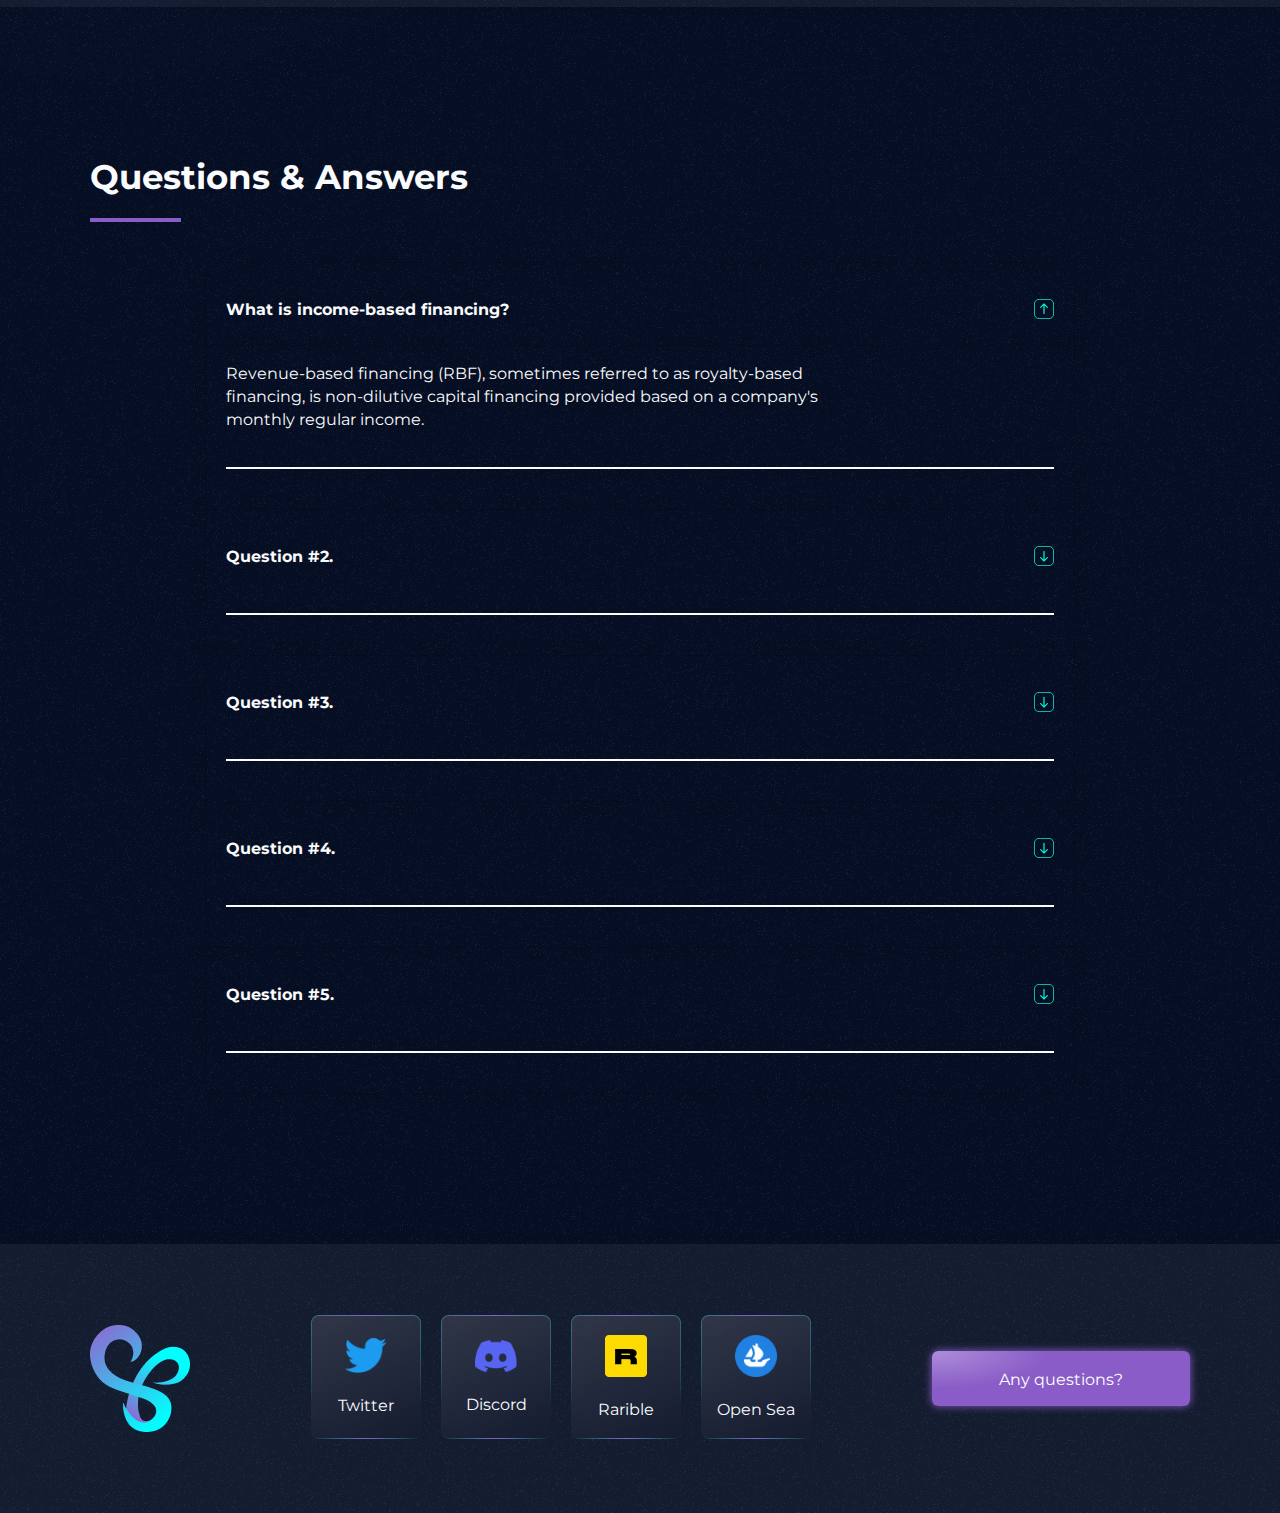
<file: for-collectors.html>
<!DOCTYPE html>
<html>
<head>
	<meta charset="utf-8">
	<meta name="viewport" content="width=device-width, initial-scale=1">
	<title></title>
	<link rel="stylesheet" type="text/css" href="assets/css/animation.css">
	<link rel="stylesheet" type="text/css" href="assets/css/global.css">
	<link rel="stylesheet" type="text/css" href="assets/css/resize.css">
	<link rel="stylesheet" type="text/css" href="assets/bootstrap5/css/bootstrap.min.css">
	<script type="text/javascript" src="assets/bootstrap5/js/bootstrap.min.js"></script>
	<script type="text/javascript" src="assets/js/jquery3.6.js"></script>
</head>
<body>
	<header class="container d-none d-lg-block">
		<div class="header">
			<div class="sys-shadow shadow-1"></div>
			<div class="header-logo"><img src="assets/images/logo.png" alt="logo" onclick="window.location.href = 'https://vk.com/mentozzz';"></div>
			<nav class="header-menu">
				<ul class="header-menu--wrapper">
					<li><a href="index.html">Home</a></li>
					<li><a href="artists.html">Artists</a></li>
					<li><a href="for-collectors.html"  class="active">For collectors</a></li>
				</ul>
			</nav>
			<div class="btn btn-transparent">Log in</div>
		</div>
	</header>
	<header-mobile class="top-nav d-lg-none">
		<div class="header-logo"><img src="assets/images/logo.png" alt="logo" onclick="window.location.href = 'https://vk.com/mentozzz';"></div>
		<input id="menu-toggle" type="checkbox" />
		<label class='menu-button-container' for="menu-toggle">
			<div class='menu-button'></div>
		</label>
		<ul class="menu">
			<li><a href="index.html" class="active">Home</a></li>
			<li><a href="artists.html">Artists</a></li>
			<li><a href="for-collectors.html">For collectors</a></li>
			<li><div class="btn btn-transparent">Log in</div></li>
		</ul>
	</header-mobile>
	<section class="container main-block">
		<div class="row">
			<div class="col-lg-6 col-md-12 main-block--image">
				<img src="assets/images/collectors.png" alt="" class="blob-image" width="100%">
				
			</div>
			<div class="col-lg-6 col-md-12 main-block--content">
				<h1 class="text-start">SENIORAGE</h1>
				<h2>Your investment in creativity</h1>
					<hr>
					<p>Collectors become full participants in the creative process.<br>
						When you buy NFT authors, you invest directly in the creation<br>
					and promotion of releases.</p>
					<div class="btn btn-primary">Start Now</div>
				</div>
				
			</div>
		</section>

		<section class="container block-que">
			<div class="row">
				<div class="col-lg-4">
					<h2 class="block-que--title">What to buy?</h2>
					<hr>
					<p>Buy your favorite artists' release tokens</p>
				</div>
				<div class="col-lg-4">
					<h2 class="block-que--title">What do you get?</h2>
					<hr>
					<p>Get income from token ownership</p>
				</div>
				<div class="col-lg-4">
					<h2 class="block-que--title">What possible?</h2>
					<hr>
					<p>Pass on or trade your NFT collections</p>
				</div>
			</div>
		</section>


		<section class="container block-privileges">
			<center>
				<h2>Your privileges</h2>
				<hr>
			</center>
			<div class="block-privileges-items">
				<div class="block-privileges__item col-sm-12 col-lg-3 shadow3d">
					<center>
						<img class="block-privileges__item-img" src="assets/svg/key.svg" alt="">
						<div class="sys-shadow shadow-privileges"></div>
					</center>
					<h3 class="block-privileges__item-title">Access</h3>
					<p class="block-privileges__item-description">To the private community</p>
				</div>
				<div class="block-privileges__item col-sm-12 col-lg-3 shadow3d">
					<center>
						<img class="block-privileges__item-img" src="assets/svg/star-2.svg" alt="">
						<div class="sys-shadow shadow-privileges"></div>
					</center>
					<h3 class="block-privileges__item-title">Exclusive</h3>
					<p class="block-privileges__item-description">content</p>
				</div>
				<div class="block-privileges__item col-sm-12 col-lg-3 shadow3d">
					<center>
						<img class="block-privileges__item-img" src="assets/svg/card.svg" alt="">
						<div class="sys-shadow shadow-privileges"></div>
					</center>
					<h3 class="block-privileges__item-title">Pre sale</h3>
					<p class="block-privileges__item-description">new collections</p>
				</div>
			</div>
		</section>

		<section class="container block-market">
			<div class="sys-shadow collectors1"></div>
			<div class="sys-shadow collectors2"></div>
			<div class="block-market--header">
				<div>
					<h2>Market</h2>
					<hr>
				</div>
				<div class="mt-4">Jump to catalog
					<img src="assets/svg/arrow_right_additional-2.svg" alt="">
				</div>
			</div>
			<div class="block-market--content">
				<div class="row d-flex">
					<div class="col-lg-4">
						<div class="block-market--content__item">
							<img class="block-market--content__item-img-top" src="assets/images/market/item-1.png" alt="">
							<div class="block-market--content__item-body">
								<h5 class="block-market--content__item-title">ISO BOI (ft. Full Name Artist)</h5>
								<p class="block-market--content__item-text">
									<img src="assets/images/market/user-1.png" alt="" class="position-absolute" style="left: -30px;">
									<img src="assets/images/market/user-2.png" alt="">
									<span class="block-market--content-lable">Kill Jim, John Cena</span>
								</p>
								<div class="d-flex justify-content-between">
									<p class="block-market--content__item-body-val"><img src="assets/images/ethereum.png" alt="">0,24 ETH</p>
									<a href="#" class="block-market--content__button">
										<div class="icon-cart"></div>
									</a>
								</div>
							</div>
						</div>
					</div>
					<div class="col-lg-4">
						<div class="block-market--content__item">
							<img class="block-market--content__item-img-top" src="assets/images/market/item-2.png" alt="">
							<div class="block-market--content__item-body">
								<h5 class="block-market--content__item-title">ISO BOI (ft. Full Name Artist)</h5>
								<p class="block-market--content__item-text">
									<img src="assets/images/market/user-1.png" alt="" class="position-absolute" style="left: -30px;">
									<img src="assets/images/market/user-2.png" alt="">
									<span class="block-market--content-lable">Kill Jim, John Cena</span>
								</p>
								<div class="d-flex justify-content-between">
									<p class="block-market--content__item-body-val"><img src="assets/images/ethereum.png" alt="">0,24 ETH</p>
									<a href="#" class="block-market--content__button">
										<div class="icon-cart"></div>
									</a>
								</div>
							</div>
						</div>
					</div>
					<div class="col-lg-4">
						<div class="block-market--content__item">
							<img class="block-market--content__item-img-top" src="assets/images/market/item-3.png" alt="">
							<div class="block-market--content__item-body">
								<h5 class="block-market--content__item-title">ISO BOI (ft. Full Name Artist)</h5>
								<p class="block-market--content__item-text">
									<img src="assets/images/market/user-1.png" alt="" class="position-absolute" style="left: -30px;">
									<img src="assets/images/market/user-2.png" alt="">
									<span class="block-market--content-lable">Kill Jim, John Cena</span>
								</p>
								<div class="d-flex justify-content-between">
									<p class="block-market--content__item-body-val"><img src="assets/images/ethereum.png" alt="">0,24 ETH</p>
									<a href="#" class="block-market--content__button">
										<div class="icon-cart"></div>
									</a>
								</div>
							</div>
						</div>
					</div>
					<div class="col-lg-4">
						<div class="block-market--content__item">
							<img class="block-market--content__item-img-top" src="assets/images/market/item-4.png" alt="">
							<div class="block-market--content__item-body">
								<h5 class="block-market--content__item-title">ISO BOI (ft. Full Name Artist)</h5>
								<p class="block-market--content__item-text">
									<img src="assets/images/market/user-1.png" alt="" class="position-absolute" style="left: -30px;">
									<img src="assets/images/market/user-2.png" alt="">
									<span class="block-market--content-lable">Kill Jim, John Cena</span>
								</p>
								<div class="d-flex justify-content-between">
									<p class="block-market--content__item-body-val"><img src="assets/images/ethereum.png" alt="">0,24 ETH</p>
									<a href="#" class="block-market--content__button">
										<div class="icon-cart"></div>
									</a>
								</div>
							</div>
						</div>
					</div>
					<div class="col-lg-4">
						<div class="block-market--content__item">
							<img class="block-market--content__item-img-top" src="assets/images/market/item-5.png" alt="">
							<div class="block-market--content__item-body">
								<h5 class="block-market--content__item-title">ISO BOI (ft. Full Name Artist)</h5>
								<p class="block-market--content__item-text">
									<img src="assets/images/market/user-1.png" alt="" class="position-absolute" style="left: -30px;">
									<img src="assets/images/market/user-2.png" alt="">
									<span class="block-market--content-lable">Kill Jim, John Cena</span>
								</p>
								<div class="d-flex justify-content-between">
									<p class="block-market--content__item-body-val"><img src="assets/images/ethereum.png" alt="">0,24 ETH</p>
									<a href="#" class="block-market--content__button">
										<div class="icon-cart"></div>
									</a>
								</div>
							</div>
						</div>
					</div>
					<div class="col-lg-4">
						<div class="block-market--content__item">
							<img class="block-market--content__item-img-top" src="assets/images/market/item-6.png" alt="">
							<div class="block-market--content__item-body">
								<h5 class="block-market--content__item-title">ISO BOI (ft. Full Name Artist)</h5>
								<p class="block-market--content__item-text">
									<img src="assets/images/market/user-1.png" alt="" class="position-absolute" style="left: -30px;">
									<img src="assets/images/market/user-2.png" alt="">
									<span class="block-market--content-lable">Kill Jim, John Cena</span>
								</p>
								<div class="d-flex justify-content-between">
									<p class="block-market--content__item-body-val"><img src="assets/images/ethereum.png" alt="">0,24 ETH</p>
									<a href="#" class="block-market--content__button">
										<div class="icon-cart"></div>
									</a>
								</div>
							</div>
						</div>
					</div>

				</div>
			</div>
		</section>



		<section class="block-running-line">
			<div class="block-running-line--wrapper">
				<div class="sync-running-line owl-carousel owl-theme">
					<div class="item"><img src="assets/images/runing-line/brand-logo-1.png" alt="">
						<div class="sync-dots--wrapper">
							<div class="sync-dots"></div>
						</div>
					</div>
					<div class="item"><img src="assets/images/runing-line/brand-logo-2.png" alt="">
						<div class="sync-dots--wrapper">
							<div class="sync-dots"></div>
						</div>
					</div>
					<div class="item"><img src="assets/images/runing-line/brand-logo-3.png" alt="">
						<div class="sync-dots--wrapper">
							<div class="sync-dots"></div>
						</div>
					</div>
					<div class="item"><img src="assets/images/runing-line/brand-logo-4.png" alt="">
						<div class="sync-dots--wrapper">
							<div class="sync-dots"></div>
						</div>
					</div>
				</div>
			</div>
		</section>


		<section class="container block-accordion">
			<h2>Questions & Answers</h2>
			<hr>
			<div class="accordion" id="accordionExample">
				<div class="accordion-item">
					<h2 class="accordion-header" id="headingOne">
						<button class="accordion-button" type="button" data-bs-toggle="collapse" data-bs-target="#collapseOne" aria-expanded="true" aria-controls="collapseOne">
							What is income-based financing?
						</button>
					</h2>
					<div id="collapseOne" class="accordion-collapse collapse show" aria-labelledby="headingOne" data-bs-parent="#accordionExample">
						<div class="accordion-body">
							Revenue-based financing (RBF), sometimes referred to as royalty-based<br>
							financing, is non-dilutive capital financing provided based on a company's<br>
							monthly regular income.
						</div>
					</div>
					<hr class="hr-accordion">
				</div>
				<div class="accordion-item">
					<h2 class="accordion-header" id="headingTwo">
						<button class="accordion-button collapsed" type="button" data-bs-toggle="collapse" data-bs-target="#collapseTwo" aria-expanded="false" aria-controls="collapseTwo">
							Question #2.
						</button>
					</h2>
					<div id="collapseTwo" class="accordion-collapse collapse" aria-labelledby="headingTwo" data-bs-parent="#accordionExample">
						<div class="accordion-body">
							Revenue-based financing (RBF), sometimes referred to as royalty-based<br>
							financing, is non-dilutive capital financing provided based on a company's<br>
							monthly regular income.
						</div>
					</div>
					<hr class="hr-accordion">
				</div>
				<div class="accordion-item">
					<h2 class="accordion-header" id="headingThree">
						<button class="accordion-button collapsed" type="button" data-bs-toggle="collapse" data-bs-target="#collapseThree" aria-expanded="false" aria-controls="collapseThree">
							Question #3.
						</button>
					</h2>
					<div id="collapseThree" class="accordion-collapse collapse" aria-labelledby="headingThree" data-bs-parent="#accordionExample">
						<div class="accordion-body">
							Revenue-based financing (RBF), sometimes referred to as royalty-based<br>
							financing, is non-dilutive capital financing provided based on a company's<br>
							monthly regular income.
						</div>
					</div>
					<hr class="hr-accordion">
				</div>
				<div class="accordion-item">
					<h2 class="accordion-header" id="headingFour">
						<button class="accordion-button collapsed" type="button" data-bs-toggle="collapse" data-bs-target="#collapseFour" aria-expanded="false" aria-controls="collapseFour">
							Question #4.
						</button>
					</h2>
					<div id="collapseFour" class="accordion-collapse collapse" aria-labelledby="headingFour" data-bs-parent="#accordionExample">
						<div class="accordion-body">
							Revenue-based financing (RBF), sometimes referred to as royalty-based<br>
							financing, is non-dilutive capital financing provided based on a company's<br>
							monthly regular income.
						</div>
					</div>
					<hr class="hr-accordion">
				</div>
				<div class="accordion-item">
					<h2 class="accordion-header" id="headingFive">
						<button class="accordion-button collapsed" type="button" data-bs-toggle="collapse" data-bs-target="#collapseFive" aria-expanded="false" aria-controls="collapseFive">
							Question #5.
						</button>
					</h2>
					<div id="collapseFive" class="accordion-collapse collapse" aria-labelledby="headingFive" data-bs-parent="#accordionExample">
						<div class="accordion-body">
							Revenue-based financing (RBF), sometimes referred to as royalty-based<br>
							financing, is non-dilutive capital financing provided based on a company's<br>
							monthly regular income.
						</div>
					</div>
					<hr class="hr-accordion">
				</div>
			</div>
		</section>

		<footer>
			<div class="container">
				<div class="block-footer d-flex justify-content-between align-items-center footer-wrapper">
					<div class="header-logo"><img src="assets/images/logo.png" alt="logo"></div>
					<div class="social-link--wrapper">
						<div class="social-link">
							<div class="social-link__item"><img src="assets/images/social/twitter.png" alt="">Twitter</div>
							<div class="social-link__item"><img src="assets/images/social/discord.png" alt="">Discord</div>
						</div>
						<div class="social-link">
							<div class="social-link__item"><img src="assets/images/social/rarible.png" alt="">Rarible</div>
							<div class="social-link__item"><img src="assets/images/social/open-sea.png" alt="">Open Sea</div>
						</div>
					</div>
					<div class="btn btn-primary">Any questions?</div>
				</div>
			</div>
		</footer>
	</body>
	<script type="text/javascript" src="assets/owlcarousel/owl.carousel.min.js"></script>
	<link rel="stylesheet" href="assets/owlcarousel/owl.carousel.min.css">
	<link rel="stylesheet" href="assets/owlcarousel/owl.theme.default.css">
	<script type="text/javascript">
		$(".sync-running-line").owlCarousel({
			items: 7,
			nav: false,
			loop: true,
			dots: false,
			autoplay: true,
			autoplaySpeed: 2200,
			autoplayTimeout: 2200,
			autoplayHoverPause: true,
			slideTransition: 'linear',
			responsive:{
				0:{
					stagePadding: 0,
					items:1
				},
				1200:{
					stagePadding: 0,
					items:3
				},
				1400:{
					stagePadding: 0,
					items:5
				},
			}
		}
		);
	</script>
	</html>
</file>
<file: assets/css/animation.css>
/* Animations keyframes */

/* Animations hover */
.shadow3d:hover {
    transition: .4s;
    box-shadow: 1px 1px #895cc7, 2px 2px #895cc7, 3px 3px #895cc7, 4px 4px #895cc7, 5px 5px #895cc7, 6px 6px #895cc7, 7px 7px #895cc7, 8px 8px #895cc7, 9px 9px #895cc7, 10px 10px #0c1529, 12px 12px #0c1529, 13px 13px #0c1529, 14px 14px #0c1529, 15px 15px #0c1529, 16px 16px #53bfe8, 17px 17px #53bfe8, 18px 18px #53bfe8, 19px 19px #53bfe8, 20px 20px #53bfe8;
    transform: translate(-10px, -10px);
}
.block-market--content__button:hover {
    opacity: 1;
}
.requirements:hover{
    transform: translate(10px, -20px);
    transition: .4s;
}
</file>
<file: assets/css/global.css>
:root{
	--color-main: #F9FBFC;
	--color-primary:  #895CC7;
	--color-additional: #41B6E8;
	--color-primary-gradient: #AC8BD9;
	--color-bg: #060E23;
	--color-additional-2:#13E8D0;
}
* {
  box-sizing: border-box;
  transition: .4s;
}
@font-face{
	font-family: Montserrat; 
	font-weight: normal;
	src: url('../fonts/Montserrat-Regular.ttf');
}
@font-face{
	font-family: Montserrat;
	font-weight: bold;
	src: url('../fonts/Montserrat-Bold.ttf');
}

body{
    overflow-x: hidden;
	position: relative;
	color: var(--color-main) !important;
	font-family: Montserrat !important;
	background-image: url('../images/background.png');
	background-color: var(--color-bg) !important;
}
.header{
	position: relative;
	display: flex;
	justify-content: space-between;
	align-items: center;
	margin: 32px 0;
}
.header-menu ul{
	list-style-type:  none;
	padding: 0;
	margin: 0;
}
.header-menu ul li{
	position: relative;
}
.header .header-menu--wrapper{
	display: flex;
	justify-content: space-between;
	gap: 65px;
	align-items: center;
	height: 100%;
}
.header .header-menu--wrapper .active::after{
	content: "";
	position: absolute;
	bottom: -11px;
	display: block;
	background: none repeat scroll 0 0 transparent;
	height: 2px;
	width: 100%;
	background: var(--color-main);
}
.header-menu ul li a{
	text-decoration: none;
	color: var(--color-main);
}
.header .btn{
	width: 233px;
}
.btn.btn-transparent{
	border: 1px solid var(--color-main);
	border-radius: 6px;
	color: var(--color-main);
	padding: 17px 31px;
	font-size: 16px;
	text-align: center;
	height: 55px;
}
.btn.btn-primary{
	background: radial-gradient(43.52% 64.47% at 1.16% 3.64%, var(--color-primary-gradient) 0%, var(--color-primary) 100%) !important;
	border-radius: 6px !important;
	border: none;
	padding: 17px 67px !important;
	box-shadow: 0px 0px 9px 0px rgb(135 94 199);
	max-height: 55px;
}
h1{
	text-align: left;
	font-size: calc(2rem + 4vw) !important;
    font-weight: bold !important;
    color: #060e23 !important;
    text-shadow: 1px 0 1px #fff, 0 1px 1px #fff, -1px 0 1px #fff, 0 -1px 1px #fff !important;
}
h2{
	color: var(--color-main);
	font-size: 34px !important;
	line-height: 41px !important ;
	font-weight: bold !important;
	margin-top: 10px !important;
}
hr{
	margin: 20px 0px 40px 0px !important;
	border: 2px solid var(--color-primary) !important;
	width: 91px !important;
	opacity: 1 !important;
}
hr.hr-center{
	display: flex !important;
	justify-content: center !important;
}
p{
	font-weight: 400;
	font-size: 16px;
	line-height: 23px;
	margin-bottom: 30px !important;
}
.main-block .main-block--content{
	margin-top: 144px;
}
.main-block--image{
	position: relative;
}
.arrow-down{
	margin: 27px 0px;
	height: 24px;
	display: flex;
	justify-content: center;
}
.arrow-down .arrow-down--outer{
	height: 100%;
	width: 24px;
	background-image: url('../svg/arrow_down.svg');
}
.sys-shadow{
	position: absolute;
	filter: blur(250px);
	-webkit-filter: blur(250px);
	-moz-filter: blur(250px);
	-ms-filter: blur(250px);
	-webkit-backdrop-filter: blur(250px);
	overflow: hidden !important;
	z-index: -2;
}
.sys-shadow.shadow-1{
	height: 448px;
	width: 484px;
	left: calc(-18vw);
	background: var(--color-additional);
	opacity: 0.2;
	transform: rotate(-176.67deg);
}
.sys-shadow.shadow-2{
	top: 0;
	right: 0;
	width: 617px;
	height: 647px;
	background: var(--color-primary);
	opacity: 0.5;
	transform: rotate(10.65deg);
}
.sys-shadow.shadow-3{
	bottom: -220px;
	right: 0;
	width: 523px;
	height: 484px;
	background: var(--color-additional);
	opacity: 0.3;
	transform: rotate(-150deg);
}
.sys-shadow.shadow-advantages{
	top: 0;
	height: 34px;
	width: 34px;
	background: var(--color-additional-2);
	opacity: 0.4;
	filter: blur(24px);
}
.sys-shadow.shadow-difference{
	top: 140px;
	left: -476px;
	width: 452px;
	height: 418px;
	background: var(--color-additional-2);
	opacity: 0.3;
	filter: blur(250px);
	-webkit-filter: blur(250px);
	-moz-filter: blur(250px);
	-ms-filter: blur(250px);
	transform: rotate(22.26deg);
}
.sys-shadow.shadow-difference-image{
	width: 540px;
	height: 613px;
	background: var(--color-primary);
	opacity: 0.6;
	filter: blur(256px);
	-webkit-filter: blur(256px);
	-moz-filter: blur(256px);
	-ms-filter: blur(256px);
	border-radius: 56px;
	transform: rotate(-8.57deg);
	z-index: -1;
}

.sys-shadow.market{
	top: -550px;
	left: -207px;
	width: 470px;
	height: 493px;
	background: #895CC7;
	opacity: 0.2;
	transform: rotate(-12.95deg);
}
.sys-shadow.market2{
	right: 0;
	top: 100px;
	width: 617px;
	height: 647px;
	background: #895CC7;
	opacity: 0.21;
	transform: rotate(47.7deg);
}
.sys-shadow.market3{
	right: 0;
	top: 830px;
	width: 523px;
	height: 484px;
	background: #41B6E8;
	opacity: 0.21;
	transform: rotate(-112.94deg);
}
.sys-shadow.artists-main{
	top: -379px;
	left: -457px;
	width: 759px;
	height: 703px;
	background: #41B6E8;
	opacity: 0.53;
	filter: blur(250px);
	-webkit-filter: blur(250px);
	-moz-filter: blur(250px);
	-ms-filter: blur(250px);
	transform: rotate(70.35deg);
}
.sys-shadow.question{
	top: -200px;
	right: 100px;
	width: 655px;
	height: 606px;
	background: #BF3B43;
	opacity: 0.47;
	filter: blur(250px);
	-webkit-filter: blur(250px);
	-moz-filter: blur(250px);
	-ms-filter: blur(250px);
	transform: rotate(158.51deg);
}
.sys-shadow.basic-requirements{
	top: 432px;
	right: 0;;
	width: 257px;
	height: 41px;
	background: radial-gradient(86.29% 392.68% at 50% 50%, rgba(19, 232, 208, 0.48) 0%, rgba(19, 232, 208, 0) 100%);
	filter: blur(34px);
}
.sys-shadow.basic-requirements-left{
	top: -28px;
	left: -608px;
	width: 792px;
	height: 732px;
	background: #41B6E8;
	opacity: 0.3;
	filter: blur(250px);
	-webkit-filter: blur(250px);
	-moz-filter: blur(250px);
	-ms-filter: blur(250px);
	transform: rotate(22.26deg);
}
.sys-shadow.nft-trends1{
	top: -270px;
	width: 617.46px;
	height: 647.16px;
	background: #895CC7;
	opacity: 0.21;
	filter: blur(250px);
	-webkit-filter: blur(250px);
	-moz-filter: blur(250px);
	-ms-filter: blur(250px);
	transform: rotate(47.7deg);
}
.sys-shadow.nft-trends2{
	right: 100px;
	top: 230px;
	width: 522.65px;
	height: 483.85px;
	background: #41B6E8;
	opacity: 0.21;
	filter: blur(250px);
	-webkit-filter: blur(250px);
	-moz-filter: blur(250px);
	-ms-filter: blur(250px);
	transform: rotate(-112.94deg);
}
.sys-shadow.artist-footer{
	right: 0;
	width: 925.13px;
	height: 969.64px;
	background: #895CC7;
	opacity: 0.21;
	filter: blur(250px);
	-webkit-filter: blur(250px);
	-moz-filter: blur(250px);
	-ms-filter: blur(250px);
	transform: rotate(47.7deg);
}
.sys-shadow.collectors1{
	left: -200px;
	top: 200px;
	width: 617.46px;
	height: 647.16px;
	background: #895CC7;
	opacity: 0.21;
	filter: blur(250px);
	-webkit-filter: blur(250px);
	-moz-filter: blur(250px);
	-ms-filter: blur(250px);
	transform: rotate(47.7deg);
}
.sys-shadow.collectors2{
	left: -200px;
	top: 650px;
	width: 522.65px;
	height: 483.85px;
	background: #41B6E8;
	opacity: 0.21;
	filter: blur(250px);
	-webkit-filter: blur(250px);
	-moz-filter: blur(250px);
	-ms-filter: blur(250px);
	transform: rotate(-112.94deg);
}
.block-advantages .block-advantages_item{
	position: relative;
	list-style-type: none;
	display: flex;
	gap: 29px;
}
.block-difference{
	position: relative;
	list-style-type: none;
	margin: 0;
	padding: 0;
}
section{
	margin-bottom: 150px;
	position: relative;
}
.block-difference .block-difference_item{
	position: relative;
	display: flex;
	gap: 29px;
	margin-bottom: 55px;
}
.block-difference .block-difference_item .block-difference--content h3{
	font-weight: 700;
	font-size: 24px;
	line-height: 29px;
}
.block-difference .block-difference_item .block-difference--content p{
	font-weight: 400;
	font-size: 16px;
	line-height: 23px;
	margin-bottom: 16px !important;
}
.icon-cube{
	width: 10px;
	height: 10px;
	background-color: var(--color-primary);
	transform: rotate(45deg);
	padding: 5px;
}
.block-difference .block-difference_item .block-difference--content .block-difference--content-item{
	display: flex;
	gap: 6px;
	align-items: center;
	margin-bottom: 16px;
}
.block-difference .block-difference__image{
	position: relative;
	display: flex;
	justify-content: center;
}


.block-offers{
	height: 646px;
	width: 100vw;
	margin-top: 233px;
	/*overflow: hidden;*/
}
.block-offers--wrapper{
	display: flex;
	justify-content: center;
	flex-direction: row;
	gap: 75px;
}
.block-offers .block-offers--item{
	position: relative;
	display: flex;
	background: #0F1314;
	border: 4px solid #FFFFFF;
	border-radius: 32px;
	padding: 53px 72px;
	max-height: 565px;
}
.block-offres--item_content h3{
	font-weight: 800;
	font-size: 50px;
	line-height: 61px;
	margin: 13px 0 50px 0;
}
.block-offers .block-offers--item .block-offres--item_image img{
	position: absolute;
	bottom: 0;
	right: 0;
	width: 546px;
}
.block-offres-price img{
	width: 29px !important;
}
.block-offres--item_content .block-offres--item_content-li{
	display: flex;
	align-items: center;
	gap: 10px;
	margin-bottom: 31px;
	font-weight: 600;
	font-size: 24px;
}
.block-offres--item_content .block-offres-price{
	font-weight: 700;
	font-size: 34px;
	line-height: 41px;
	display: flex;
	gap: 13px;
	margin-bottom: 63px !important;
}
.block-offres--item_content .block-offres-button{
	text-decoration: none;
	color: var(--color-main);
}
.block-market--header{
	display: flex;
	justify-content: space-between;
}
.block-market--content .block-market--content__item{
	background-image: url('../images/market-background.png');
	background-size: 100% 100%;
	background-repeat: no-repeat;
	padding: 21px;
	width: 100%;
	margin-bottom: 58px;
	border-radius: 15px;
}
.block-market--content__item-title{
	margin-top: 19px;
	font-weight: bold;
}
.block-market--content__item-text{
	position: relative;
	margin-left: 30px;
}
.icon-cart{
	width: 20px;
	height: 20px;
	background-image: url(../svg/cart.svg);
}
.block-market--content__button{
	background-image: url(../images/market/background_cart.png);
	height: 41px;
	width: 41px;
	display: flex;
	opacity: 0.6;
	justify-content: center;
	align-items: center;
}
.block-market--content__item-img-top{
    width: 100%;
    background: url(../images/market-background.png);
    background-size: cover;
    border-radius: 11px;
    padding: 2px;
}
.block-market--content__item-body-val{
	display: flex;
	align-items: center;
	gap: 10px;
	font-weight: bold;
}
.block-market--content-lable{
	margin-left: 10px;
}
.block-market--content .d-flex{
	/*gap: 58px;*/
}
.block-running-line{

	width: 100%;
	background: #ffffff0f;
}
.block-running-line__item{
	max-width: 100vw;
	overflow: hidden;
	padding: 68px 0px;
	height: 100%;
}
.block-running-line__item::after{
	content: "â—";
	color: var(--color-additional-2);
	margin: 0 33px;

}
.accordion{
	max-width: 870px !important;
	display: flex;
	justify-content: center;
	flex-direction: column;
	width: 100%;
	margin: 0 auto;
}
.accordion-item, .accordion-button{
	background-color: transparent !important;
}
.accordion-button{
	color: var(--color-main) !important;
	font-size: 24px;
	font-weight: bold;
}
.accordion-item::after{
	content:  "";
}
.accordion-body{
	font-weight: 400;
	font-size: 16px;
	line-height: 23px;
}
.accordion-button::after{
	background-image:  url('../svg/accordion_arrow_down.svg') !important;
}
hr.hr-accordion{
	width: calc(100% - 40px) !important;
	color: var(--color-main) !important;
	border: 1px solid var(--color-main) !important;
	margin-left: 20px !important;
}
footer{
	width: 100%;
	background: #ffffff0f;
	padding: 71px 0;
}
.social-link--wrapper{
	display: flex;
	gap: 20px;
}
.social-link{
	display: flex;
	justify-content: center;
	gap: 20px;
}
.social-link .social-link__item{
	background-image: url('../images/footer-social-item.png');
	background-size: contain;
	background-repeat: no-repeat;
}
.social-link .social-link__item{
	padding: 20px 27px;
	display: flex;
	flex-direction: column;
	align-items: center;
	justify-content: center;
	font-size: 16px;
	max-width: 110px;
	white-space: nowrap;
}
.social-link .social-link__item img{

	margin-bottom: 21px;
	width: 42px;
}
.block-stats{
	overflow: hidden;
	position: relative;
	margin-bottom: 0px !important;
	overflow-x: hidden;
	overflow-y: clip;
	padding-bottom: 100px;
}
.block-stats-image{
	position: absolute;
	top: 15px;
	left: calc(139px - 6vw);
}
.block-stats-text{
	font-size: calc(2rem + 6vw);
	position: absolute;
	font-weight: bold !important;
	color: #060e23 !important;
	text-shadow: 1px 0 1px #fff, 0 1px 1px #fff, -1px 0 1px #fff, 0 -1px 1px #fff !important;
}
.block-stats-ul{
	max-width: 515px;
}
.block-stats-ul{
	padding-top: 200px;
}
.block-stats-ul .block-stats-ul__item{
	list-style-type: none;
	display: flex;
	justify-content: start;
	align-items: flex-start;
	gap: 22px;
}
.block-stats-ul__item-title{
	font-weight: 700 !important;
	font-size: 34px !important;
	line-height: 41px !important;
	margin-top: 0 !important;
}
.block-stats-ul__item-description{
	font-weight: 400;
	font-size: 16px;
	line-height: 20px;
}
.block-stats-ul__item img{
	margin-top: 10px;
}


.block-question{
	background: linear-gradient(158.72deg, rgba(255, 255, 255, 0.12) 3.01%, rgba(255, 255, 255, 0) 103.3%);
	padding: 110px 0px;
	display: flex;
	justify-content: center;
}

.block-requirements--list{
	list-style-type: none;
	padding: 0;
}
.block-requirements--list-item{
	display: flex;
	gap: 15px;
	margin-bottom: 21px;
}

.block-nft-trends{
	margin-top: 300px;
}
.block-nft-trends--info{
	margin-top: 30px;
}
.block-nft-trends--background{
	position: absolute;
	top: -200px;
	right: 0;
	z-index: -2;
	opacity: .3;
}
.block-privileges-items{
	display: flex;
	justify-content: space-around;
}

.block-privileges__item{
	margin-bottom: 20px;
	border-radius: 10px;
	position: relative;
	display: flex;
	justify-content: center;
	flex-direction: column;
	width: 320px;
	height: 239px;
	background-image: url('../images/privileges.png');
	background-size: 100% 100%;
	background-repeat: no-repeat;
	padding: 57px;
}
.block-privileges__item-title{
	margin-top: 24px;
	font-weight: 600;
	font-size: 24px;
	line-height: 29px;
	text-align: center;
}
.block-privileges__item-description{
	text-align: center;
	margin-bottom: 0!important;
}
.block-privileges__item-img{
	width: 110px;
}

.sys-shadow.shadow-privileges{
	width: 135px;
	height: 135px;
	background: #41B6E8;
	opacity: 0.2;
	filter: blur(69px);
	top: 20px;
	left: 80px;
}

@keyframes scroll {
	0% {
		transform: translate(0, 0);
	}
	100% {
		transform: translate(-10%, 0)
	}
}
.block-running-line{
	white-space: nowrap;
	overflow: hidden;
}
.block-running-line .block-running-line--wrapper{
	display: flex;
	justify-content: center;
	align-items: center;
	/*animation: scroll 4s infinite linear;*/
}
.animation-dots{
	background-image: url('../svg/circle/background.png');
	width: 100%;
	height: 100%;
}

.animation-dots--wrapper{
	height: 789px;
	width: 760px;
	position: relative;
}
.animation-dots-1{
	transform: rotate(125deg);
	position: absolute;
	top: 7px;
	left: 0px;
	width: 100%;
	height: 94%;
	animation: circle-1 7.1s infinite linear;
}
@keyframes circle-1 {
	from {transform: rotate(125deg);}
	to {transform: rotate(485deg);}
}
@keyframes circle-3 {
	from {transform: rotate(175deg);}
	to {transform: rotate(530deg);}
}
@keyframes circle-2 {
	from {transform: rotate(359deg);}
	to {transform: rotate(0deg);}
}
.animation-dots-2{
	position: absolute;
	top: 67px;
	left: 42px;
	width: 89%;
	height: 78%;
	animation: circle-2 5.1s infinite linear;
}
.animation-dots-3{
	transform: rotate(175deg);
	position: absolute;
	top: 155px;
	left: 77px;
	width: 80%;
	height: 56%;
	animation: circle-3 5.1s infinite linear;
}

.animation-dots-system{
	z-index: -2;
	width: 918px;
	height: 627px;
	position: absolute;
	bottom: 0px;
	right: -136px;
	overflow: hidden;
	padding: 105px;
}
.blob-image{
}
.sync-running-line{
	/*height: 150px;*/
}
.sync-running-line .owl-stage-outer{
	height: 100%;
}
.sync-running-line .owl-stage{
	padding: 35px 0;
	display: flex;
	align-items: center;
}
.sync-running-line .sync-dots--wrapper{

}
.sync-running-line .sync-dots{
	display: flex;
	align-items: center;
	width: 10px;
	height: 10px;
	border-radius: 50px;
	background-color: var(--color-additional);
}
.sync-running-line .item{
	display: flex;
	align-items: center;
	justify-content: space-around;
}

/* MENU TOGGLE */
.top-nav {
	display: flex;
	flex-direction: row;
	align-items: center;
	justify-content: space-between;
	background-color: #060e23;
	color: #FFF;
	height: 145px;
	padding: 40px;
}

.menu {
	z-index: 5;
	display: flex;
	align-items: center;
	flex-direction: row;
	list-style-type: none;
	margin: 0;
	padding: 0;
}

.menu > li {
	margin: 0 1rem;
	overflow: hidden;
}
.menu > li > a{
	text-decoration: none;
	color: var(--color-main);
}

.menu-button-container {
	display: none;
	height: 100%;
	width: 30px;
	cursor: pointer;
	flex-direction: column;
	justify-content: center;
	align-items: center;
}

#menu-toggle {
	display: none;
}

.menu-button,
.menu-button::before,
.menu-button::after {
	display: block;
	background-color: #fff;
	position: absolute;
	height: 4px;
	width: 30px;
	transition: transform 400ms cubic-bezier(0.23, 1, 0.32, 1);
	border-radius: 2px;
}

.menu-button::before {
	content: '';
	margin-top: -8px;
}

.menu-button::after {
	content: '';
	margin-top: 8px;
}

#menu-toggle:checked + .menu-button-container .menu-button::before {
	margin-top: 0px;
	transform: rotate(405deg);
}

#menu-toggle:checked + .menu-button-container .menu-button {
	background: rgba(255, 255, 255, 0);
}

#menu-toggle:checked + .menu-button-container .menu-button::after {
	margin-top: 0px;
	transform: rotate(-405deg);
}

@media (max-width: 700px) {
	.menu-button-container {
		display: flex;
	}
	.menu {
		position: absolute;
		top: 0;
		margin-top: 140px;
		left: 0;
		flex-direction: column;
		width: 100%;
		justify-content: center;
		align-items: center;
	}
	#menu-toggle ~ .menu li {
		height: 0;
		margin: 0;
		padding: 0;
		border: 0;
		transition: height 400ms cubic-bezier(0.23, 1, 0.32, 1);
	}
	#menu-toggle:checked ~ .menu li {
		border: 1px solid #0c152d;
		height: 2.5em;
		padding: 3.5em;
		align-items: center;
		transition: height 400ms cubic-bezier(0.23, 1, 0.32, 1);
	}
	.menu > li {
		display: flex;
		justify-content: center;
		margin: 0;
		padding: 0.5em 0;
		width: 100%;
		color: white;
		background-color: #060e23;
	}
	.menu > li:not(:last-child) {
		border-bottom: 1px solid #444;
	}
}
.container{
	    overflow: unset;
	    padding-left: 20px!important;
	    padding-right: 20px!important;
}

.block-offers .item{
	padding-top: 100px;
}
.block-line .block-line-img{
	bottom: -150px !important;
}
header-mobile{
	padding: 40px;
}
header-mobile .header-logo img{
	width: 50px;
}
.block-difference--images{
	position: relative;
}
.block-difference--wrapper{
	height: 95px;
    position: absolute;
    width: 95px;
    top: 0;
}
.block-difference--wrapper-icon{
	    display: flex;
    justify-content: center;
    align-items: center;
    height: 100%;
}
.nft-trends-icon{
	max-width: 170px!important;
	margin-top: 130px!important;

}
.block-nft-trends--img-row{
display: flex;
justify-content: center;
}

.accordion .accordion-button,
.accordion .accordion-button:focus,
.accordion .accordion-button:active{
   outline: none !important;
   box-shadow: none;
}
</file>
<file: assets/css/resize.css>
@media all and (max-width: 1205px) {
    .block-stats{
        padding-bottom: 0;
    }
}
@media all and (max-width: 991px) {
    .block-offers .item{
        padding-top: 0;
    }
    .block-offers .block-offers--item .block-offres--item_image img{
        width: 50%;
    }
    .block-offers .block-offers--item{
        padding: 20px;
    }
    .sys-shadow{
        display: none;
    }
    section{
        margin: 100px 0;
    }
    .main-block{
        margin-top: 0px;
    }
    .main-block--content{
        margin: 0px !important;

    }
    .block-footer{
        flex-direction: column;
        gap: 55px;
    }
    .block-stats-text {
        top: -73px;
    }
    .block-stats-image {
        left: 0;
        position: relative;
    }
    .block-stats-ul{
        padding-top: 0px;
    }
    .blob-image{
        position: relative;
        width: 100%;
        top: 0;
    }
    .block-privileges__item{

    }
    .block-privileges-items{
        display: block;
    }
    .text-nowrap{
        white-space: pre-wrap !important;
    }
    .footer-wrapper{
        flex-direction: column;
        gap: 40px;
    }
    .block-privileges__item{
        width: 100%
    }
    .block-stats-text, h1{
        top: 0;
        position: relative;
        font-size: 3em !important;
        text-align: center;
    }
    .block-stats{
        margin: 20px 0px !important;
    }
    .block-question{
        margin-top: 0;
    }
    .block-stats{
        margin-bottom: 0 !important;
    }
    .social-link--wrapper{
        flex-direction: column;
    }
}
@media all and (max-width: 768px) {



}

@media all and (max-width: 500px) {

}
</file>
